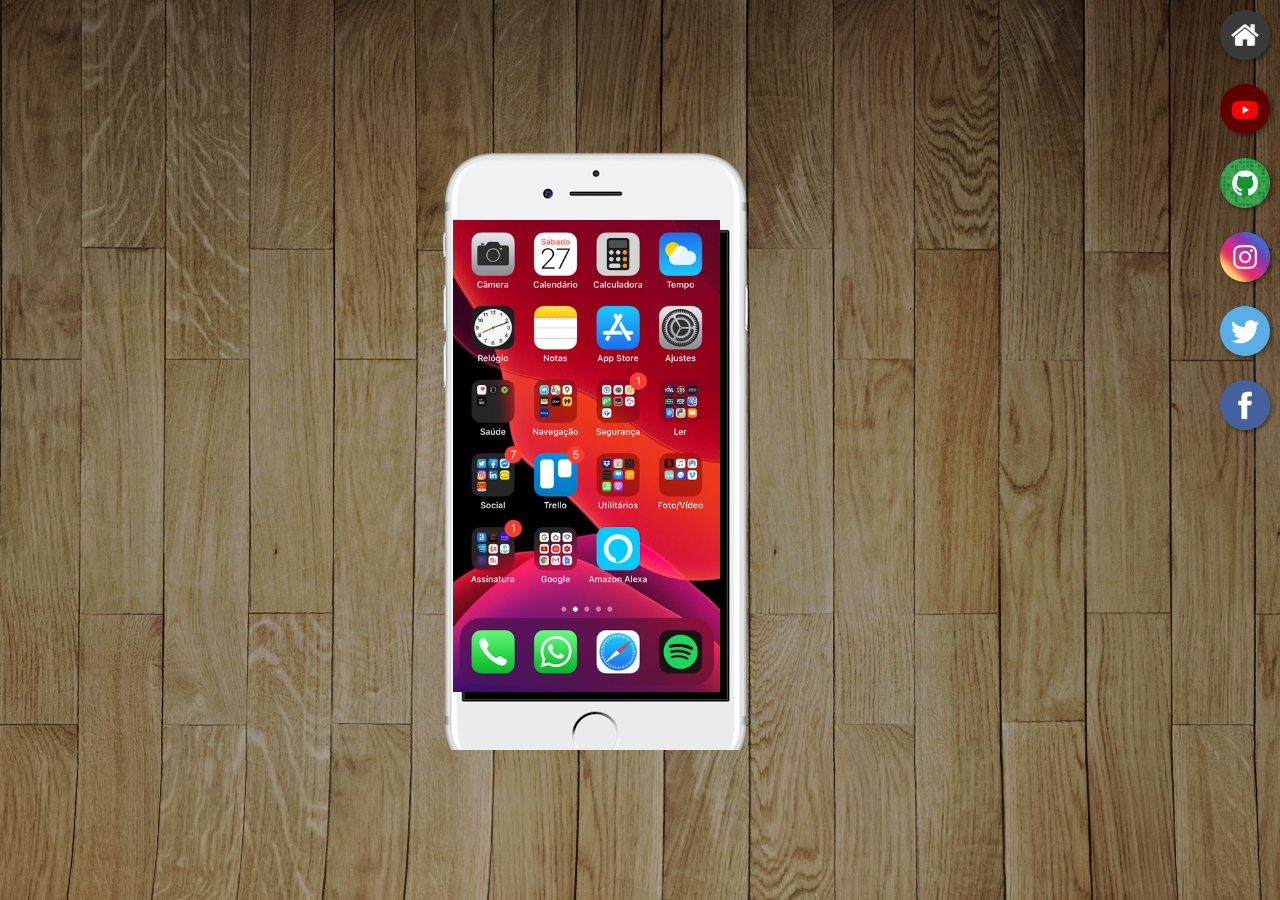
<file: index.html>
<!DOCTYPE html>
<html lang="pt-br">
<head>
    <meta charset="UTF-8">
    <meta name="viewport" content="width=device-width, initial-scale=1.0">
    <title>Projeto Redes Sociais</title>
   <link rel="shortcut icon" href="favicon.ico" type="image/x-icon">
   <link rel="stylesheet" href="estilos/style.css">
</head>
<body>
    <main>
        <section id="celular">
            <iframe src="home.html" name="tela" id="tela" frameborder="0">
                Seu navegador não é compatível com isso.
            </iframe>
        </section>
        <section id="redes-sociais">
            <a href="#" target="tela"><img src="logo-home.jpg" alt="logo Home"></a><br>
            <a href="youtube.html" target="tela"><img src="logo-youtube.jpg" alt="logo-youtube"></a><br>
            <a href="github.html" target="tela"><img src="logo-github.jpg" alt=""></a><br>
            <a href="instagram.html" target="tela"><img src="logo-instagram.jpg" alt="logo-instagram"></a><br>
            <a href="twitter.html" target="tela"><img src="logo-twitter.jpg" alt="logo-twitter"></a><br>
            <a href="facebook.html" target="tela"><img src="logo-facebook.jpg" alt="logo-facebook3"></a>

        </section>
  </main>  
</body>
</html>
</file>
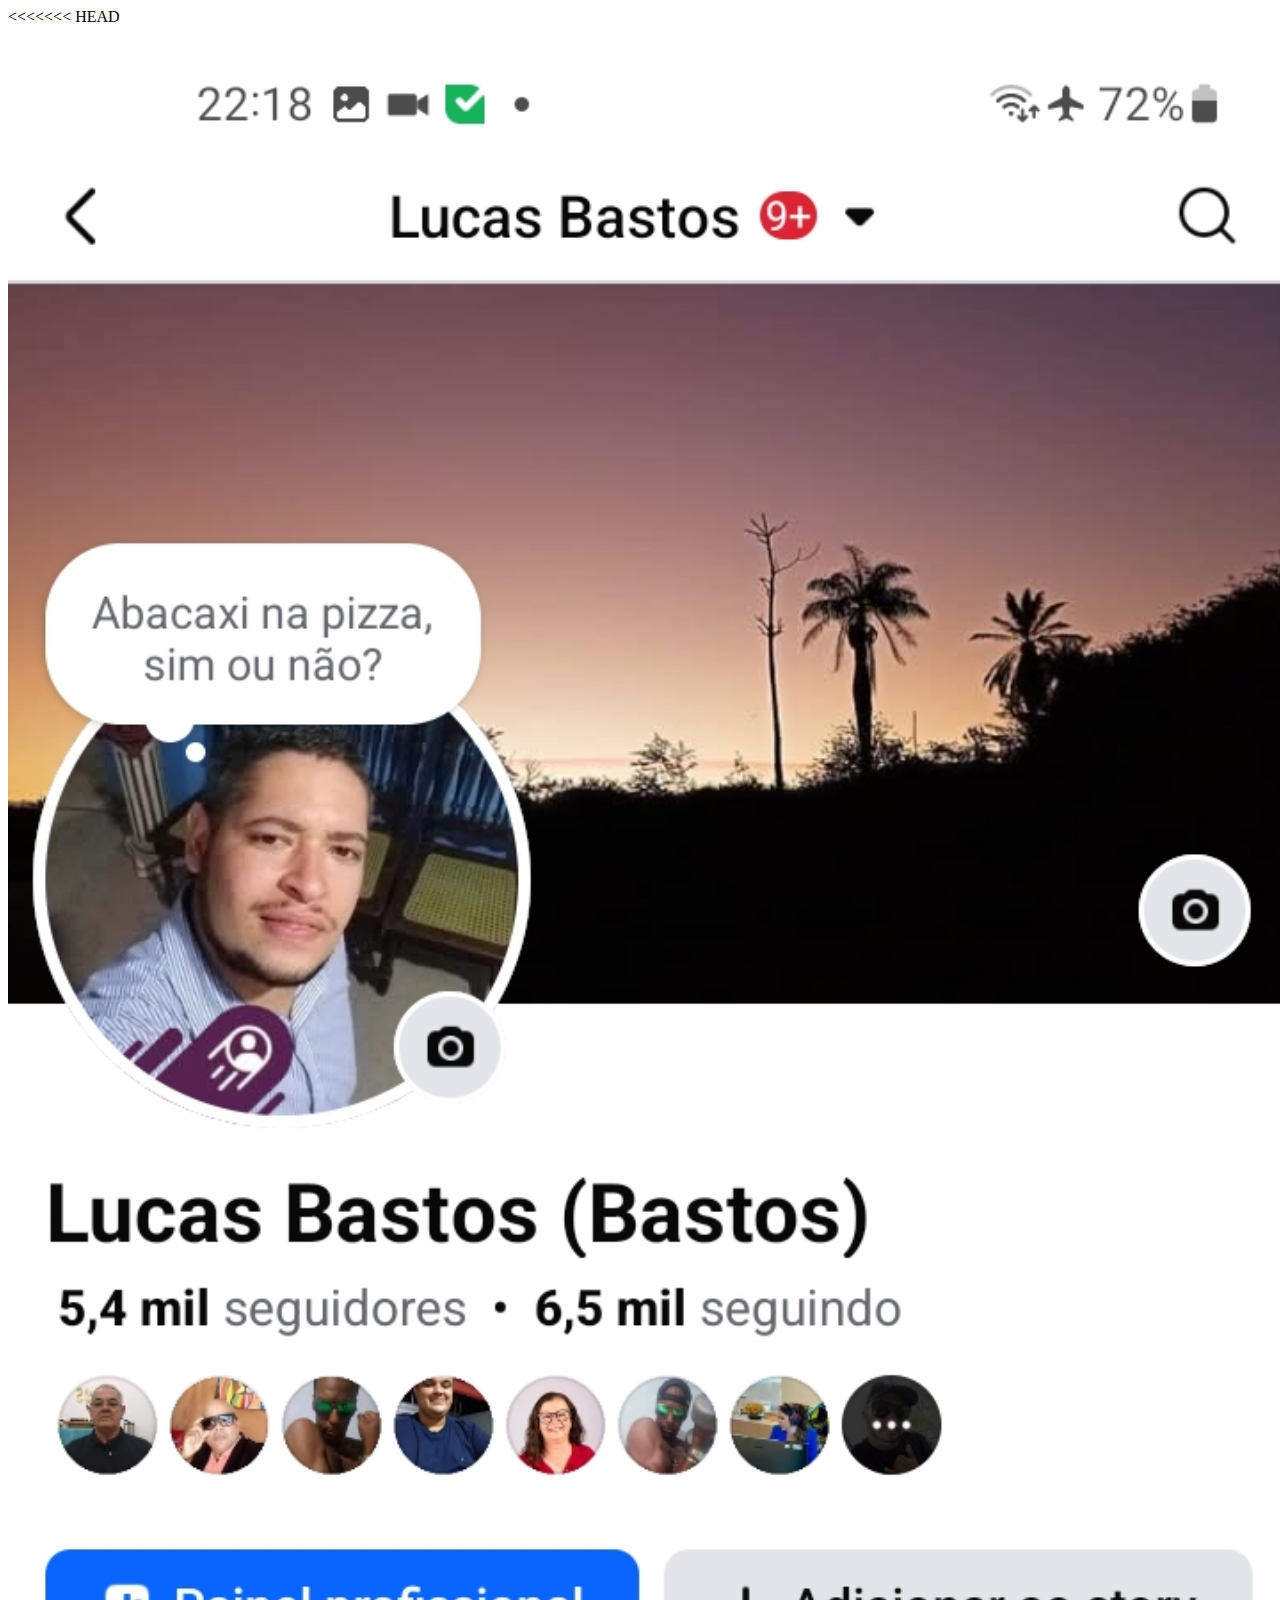
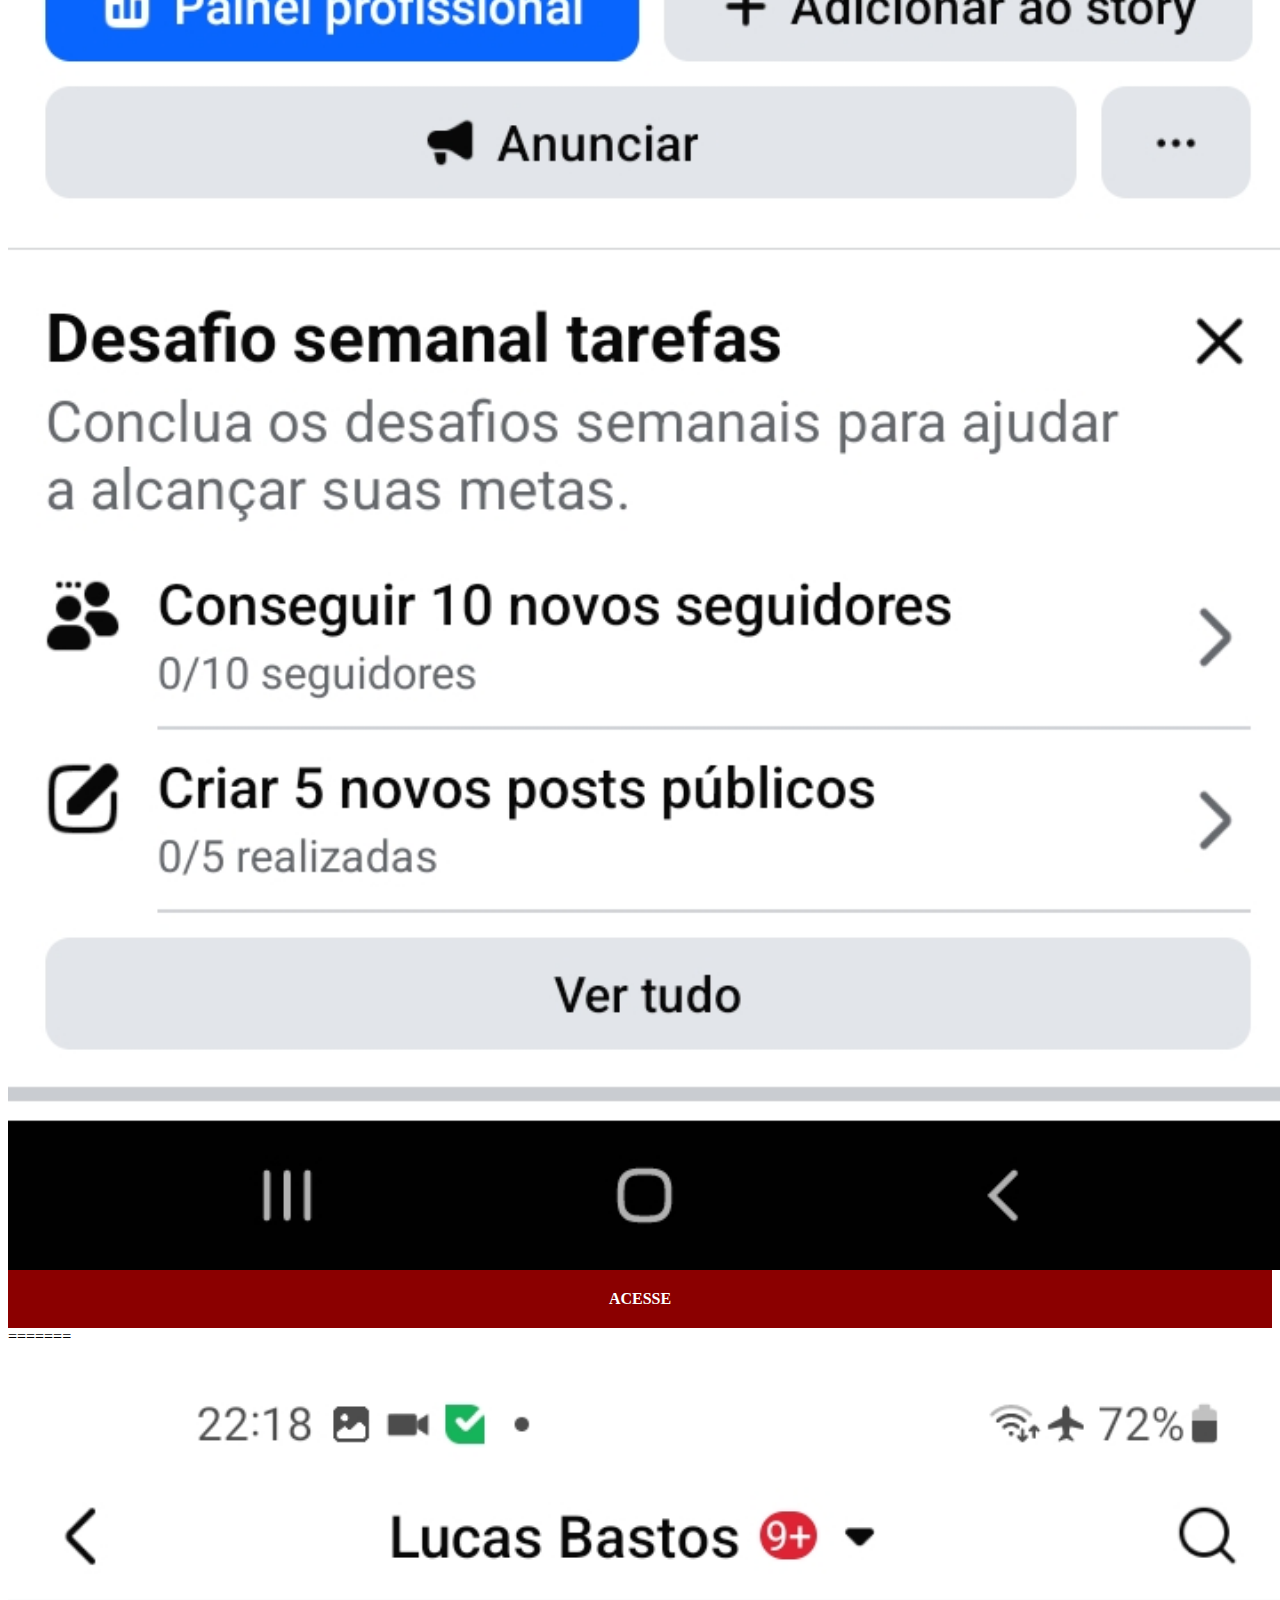
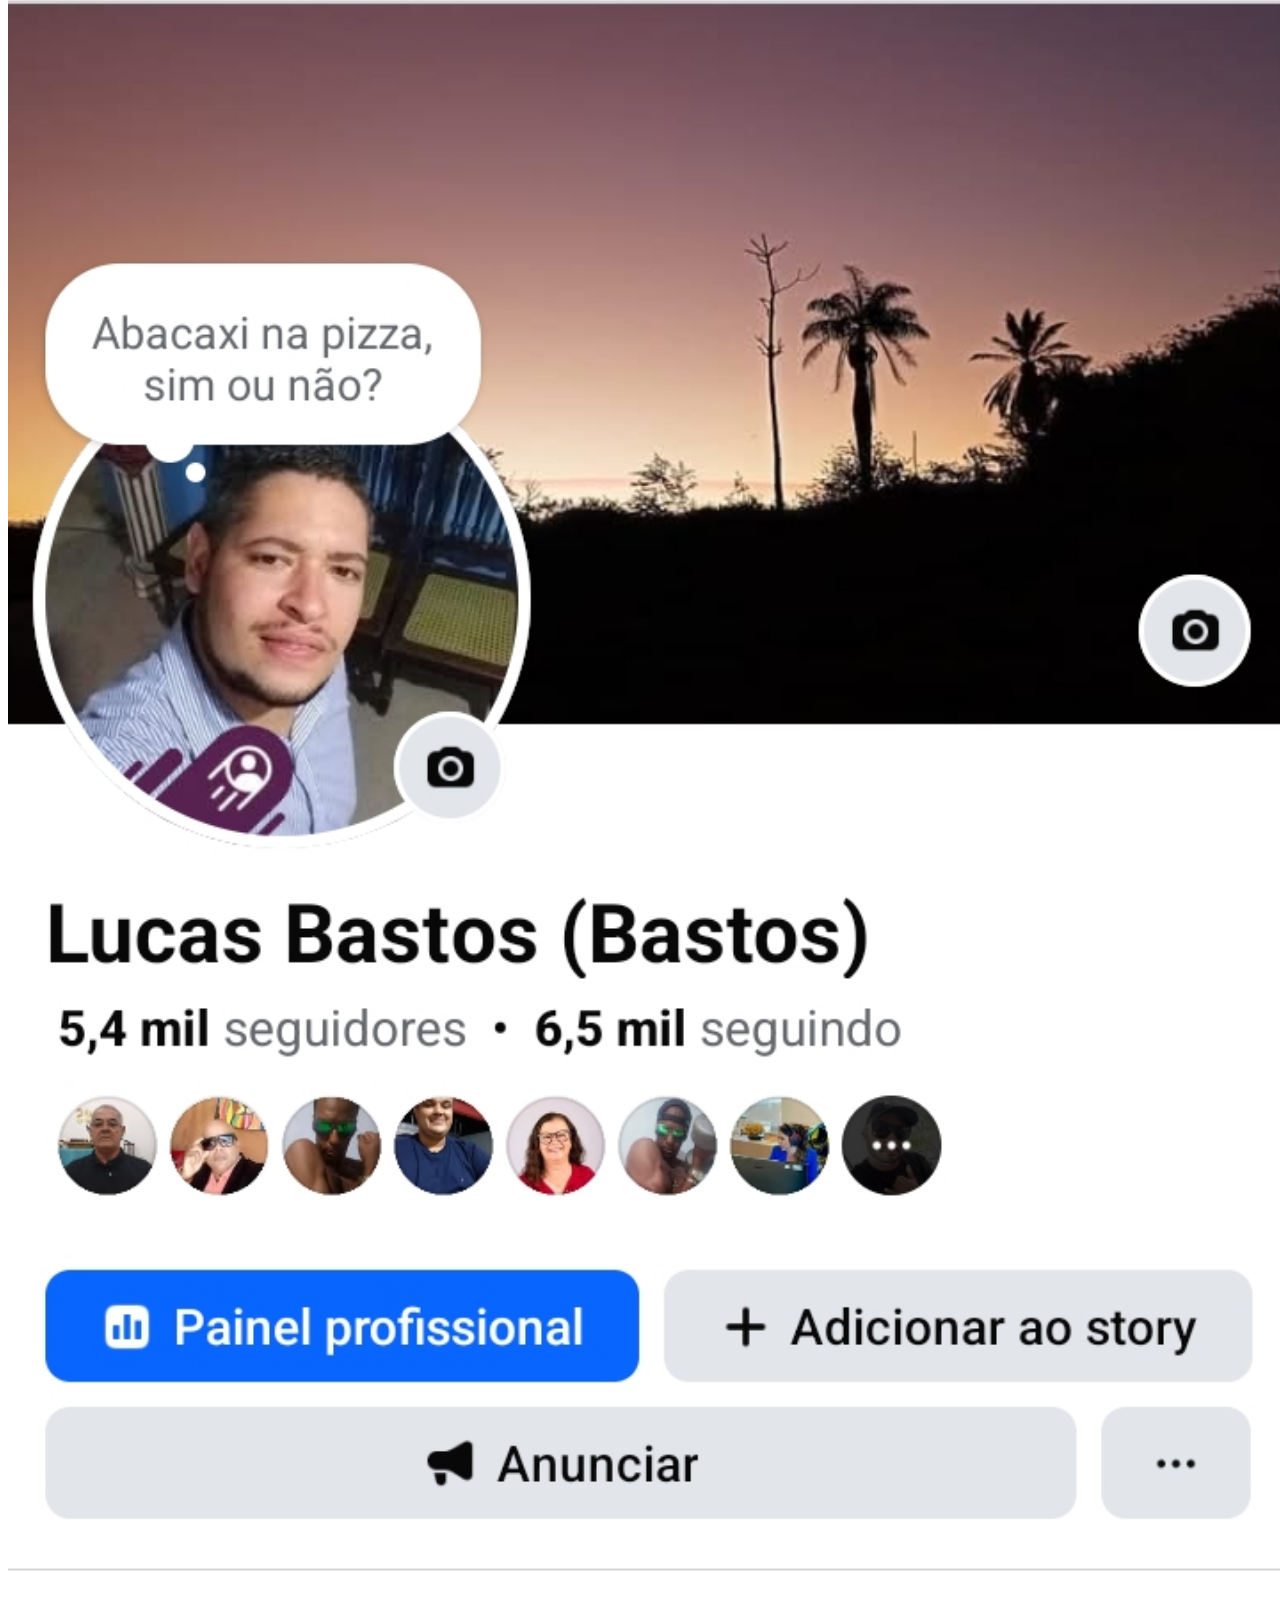
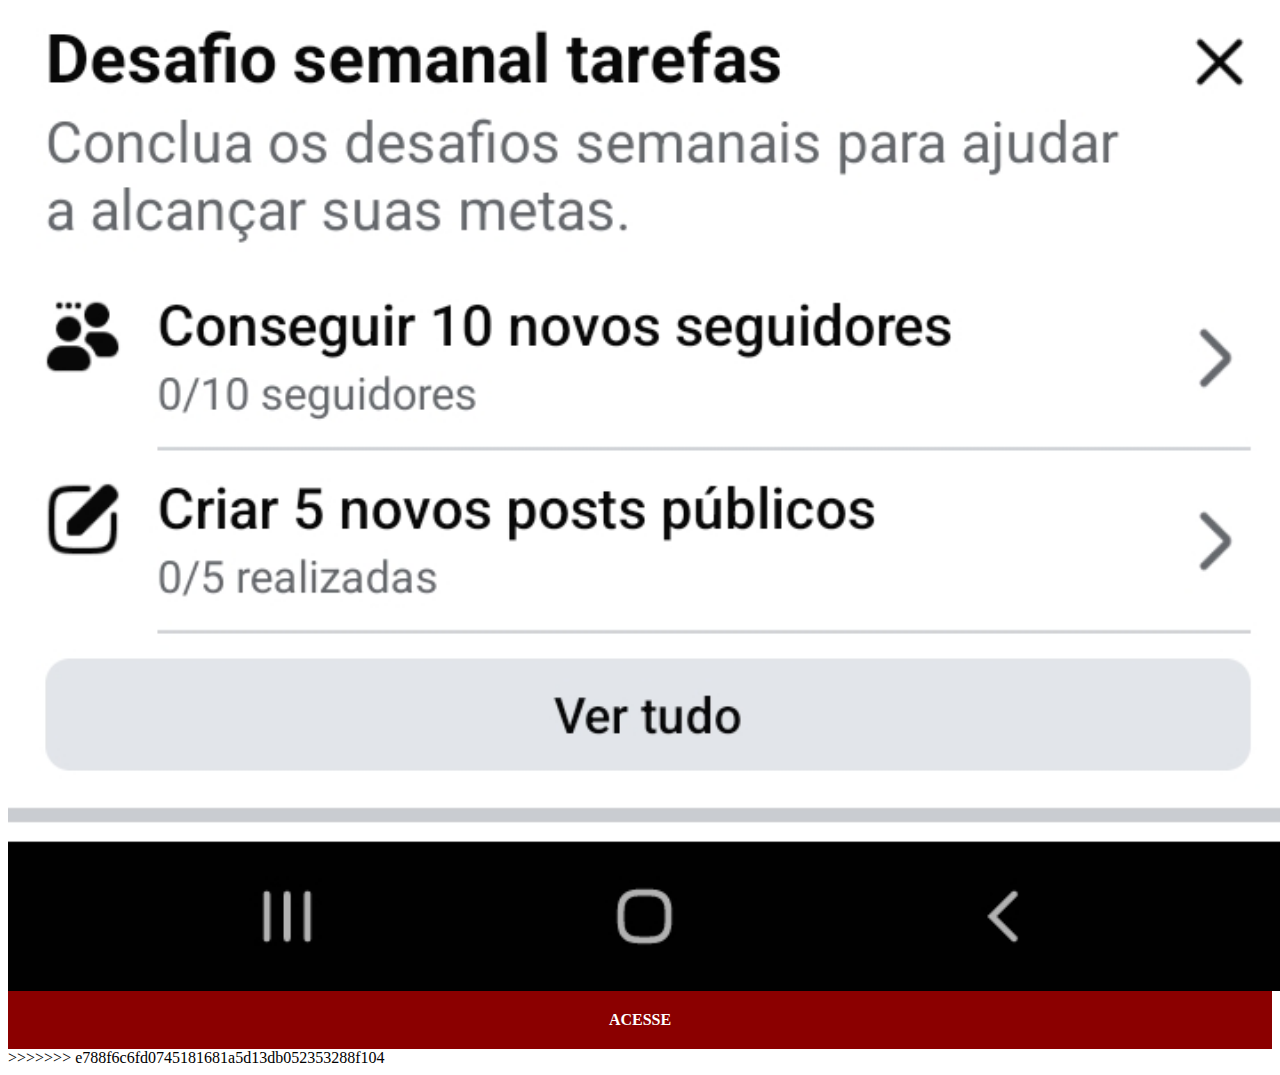
<file: facebook.html>
<<<<<<< HEAD
<!DOCTYPE html>
<html lang="pt-br">
<head>
    <meta charset="UTF-8">
    <meta name="viewport" content="width=device-width, initial-scale=1.0">
    <title>Facebook</title>
    <link rel="stylesheet" href="estilos/social.css">

</head>
<body>
    <img src="tela-lucas-facebook.jpg" alt="facebook">
    <a href="https://www.facebook.com/lucas.bastos.56829" target="_blank">ACESSE</a>
</body>
=======
<!DOCTYPE html>
<html lang="pt-br">
<head>
    <meta charset="UTF-8">
    <meta name="viewport" content="width=device-width, initial-scale=1.0">
    <title>Facebook</title>
    <link rel="stylesheet" href="estilos/social.css">

</head>
<body>
    <img src="tela-lucas-facebook.jpg" alt="facebook">
    <a href="https://www.facebook.com/lucas.bastos.56829" target="_blank">ACESSE</a>
</body>
>>>>>>> e788f6c6fd0745181681a5d13db052353288f104
</html>
</file>
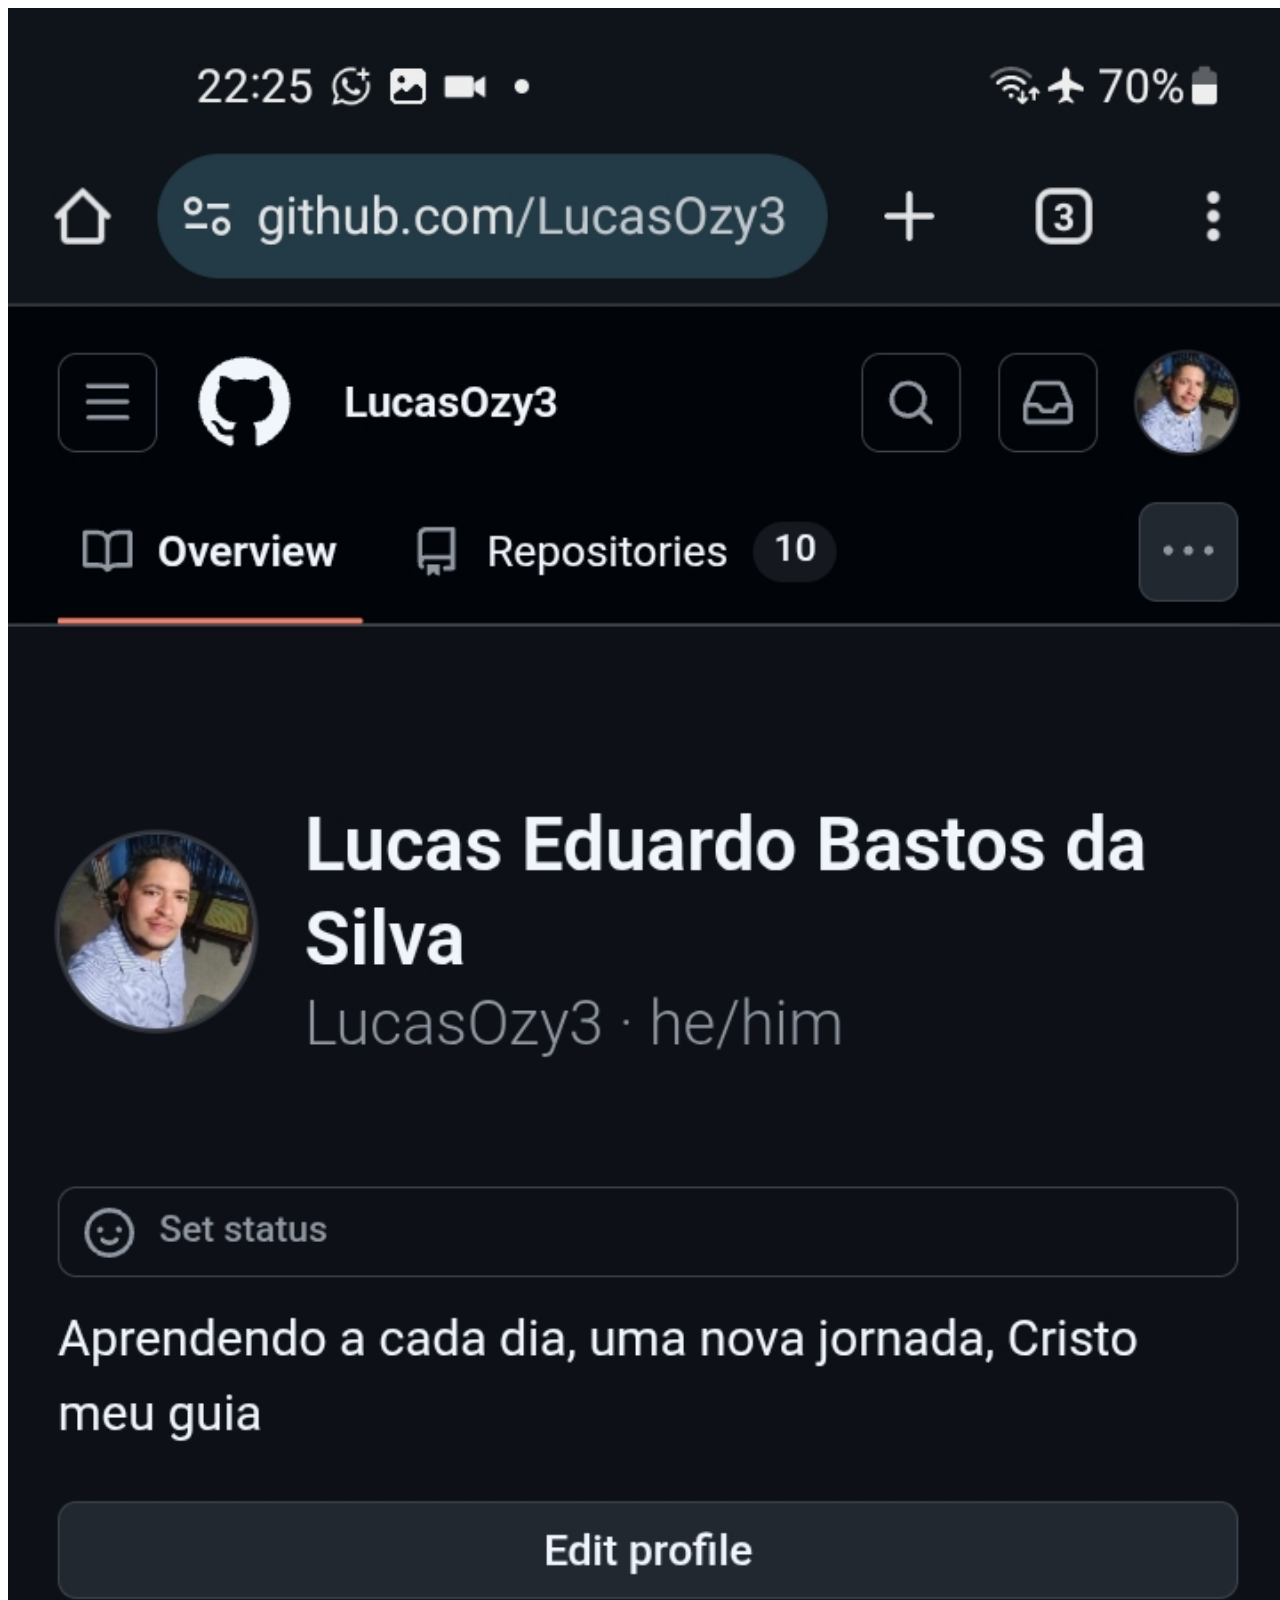
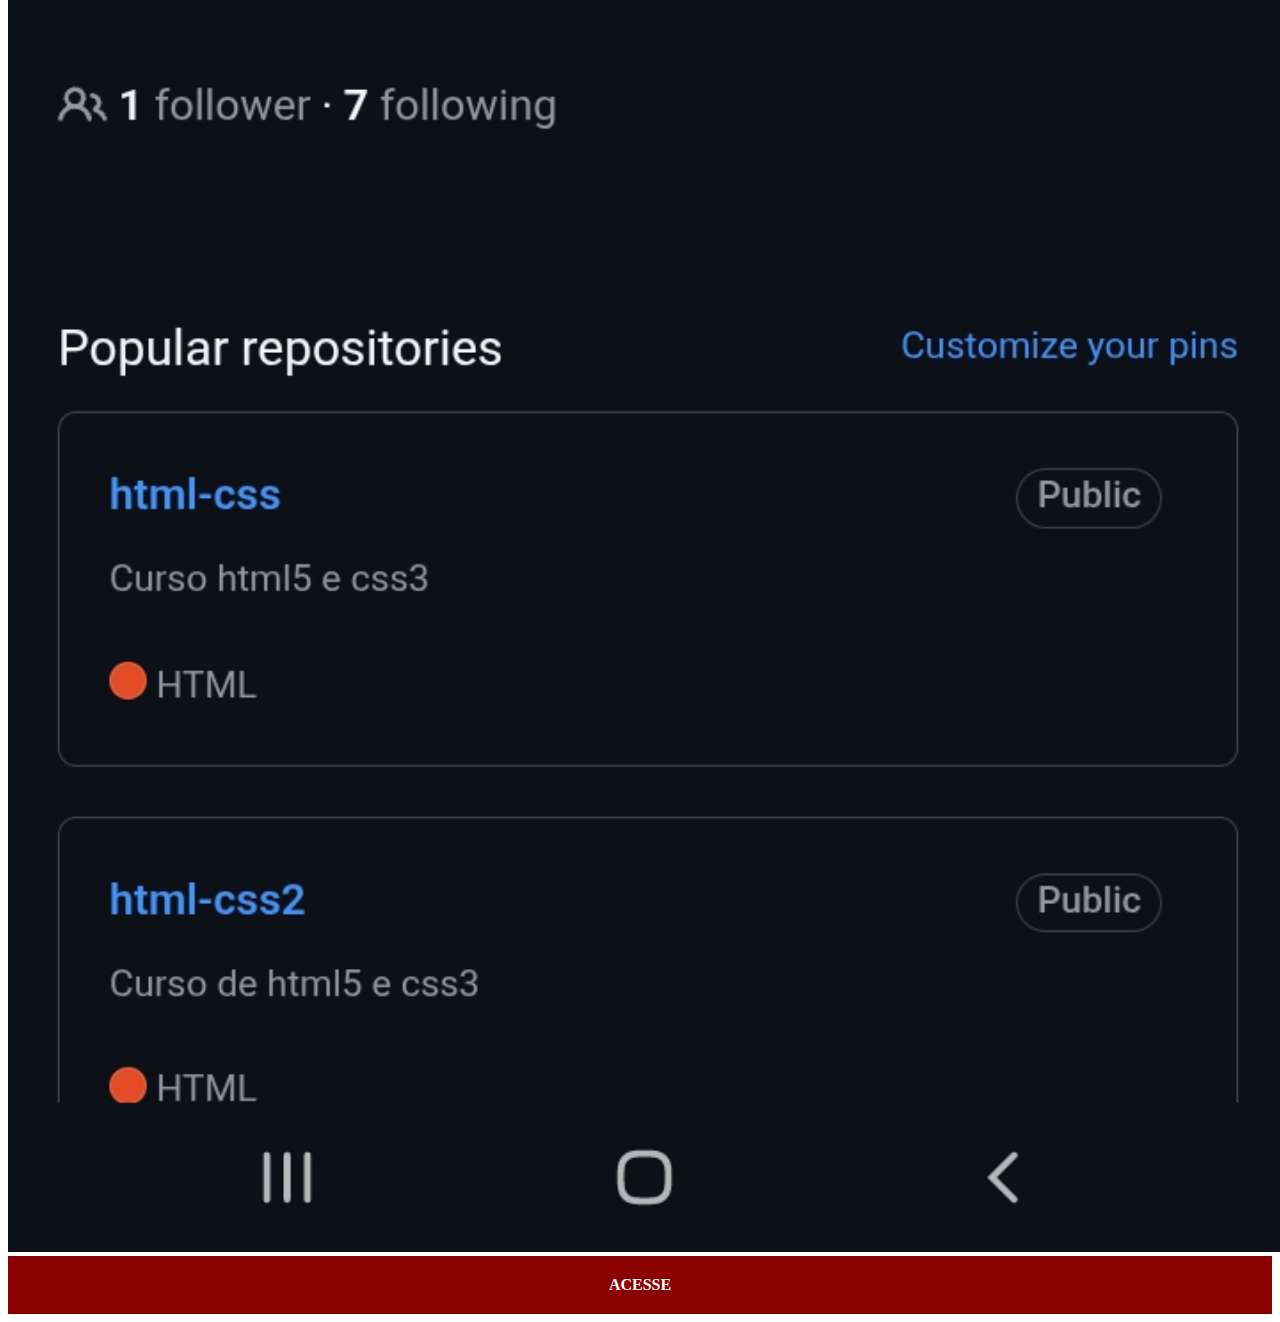
<file: github.html>
<!DOCTYPE html>
<html lang="pt-br">
<head>
    <meta charset="UTF-8">
    <meta name="viewport" content="width=device-width, initial-scale=1.0">
    <title>Github</title>
    <link rel="stylesheet" href="estilos/social.css">

</head>
<body>
    <img src="tela-lucas-github.jpg" alt="github">
    <a href="https://github.com/LucasOzy3" target="_blank">ACESSE</a>
</body>
</html>
</file>
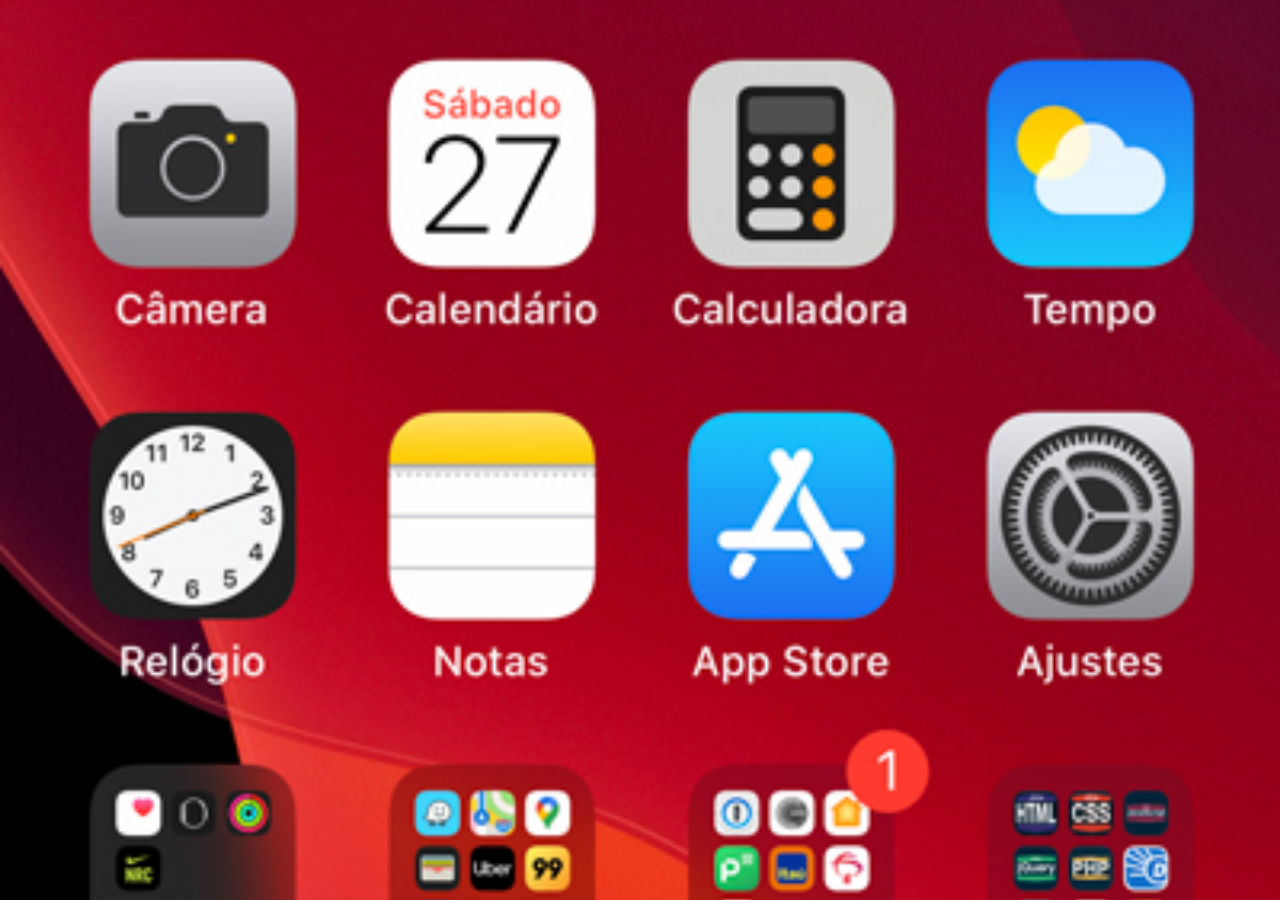
<file: home.html>
<!DOCTYPE html>
<html lang="pt-br">
<head>
    <meta charset="UTF-8">
    <meta name="viewport" content="width=device-width, initial-scale=1.0">
    <title>Home</title>
</head>
<style>
    * {
        margin: 0px;
        padding: 0px;
       
    }

    body {
        width: 100vw;
        height: 100vh;
        background:black url(tela-home.jpg) no-repeat top center;
        background-size: cover;
    }
</style>
<body>
    
</body>
</html>
</file>
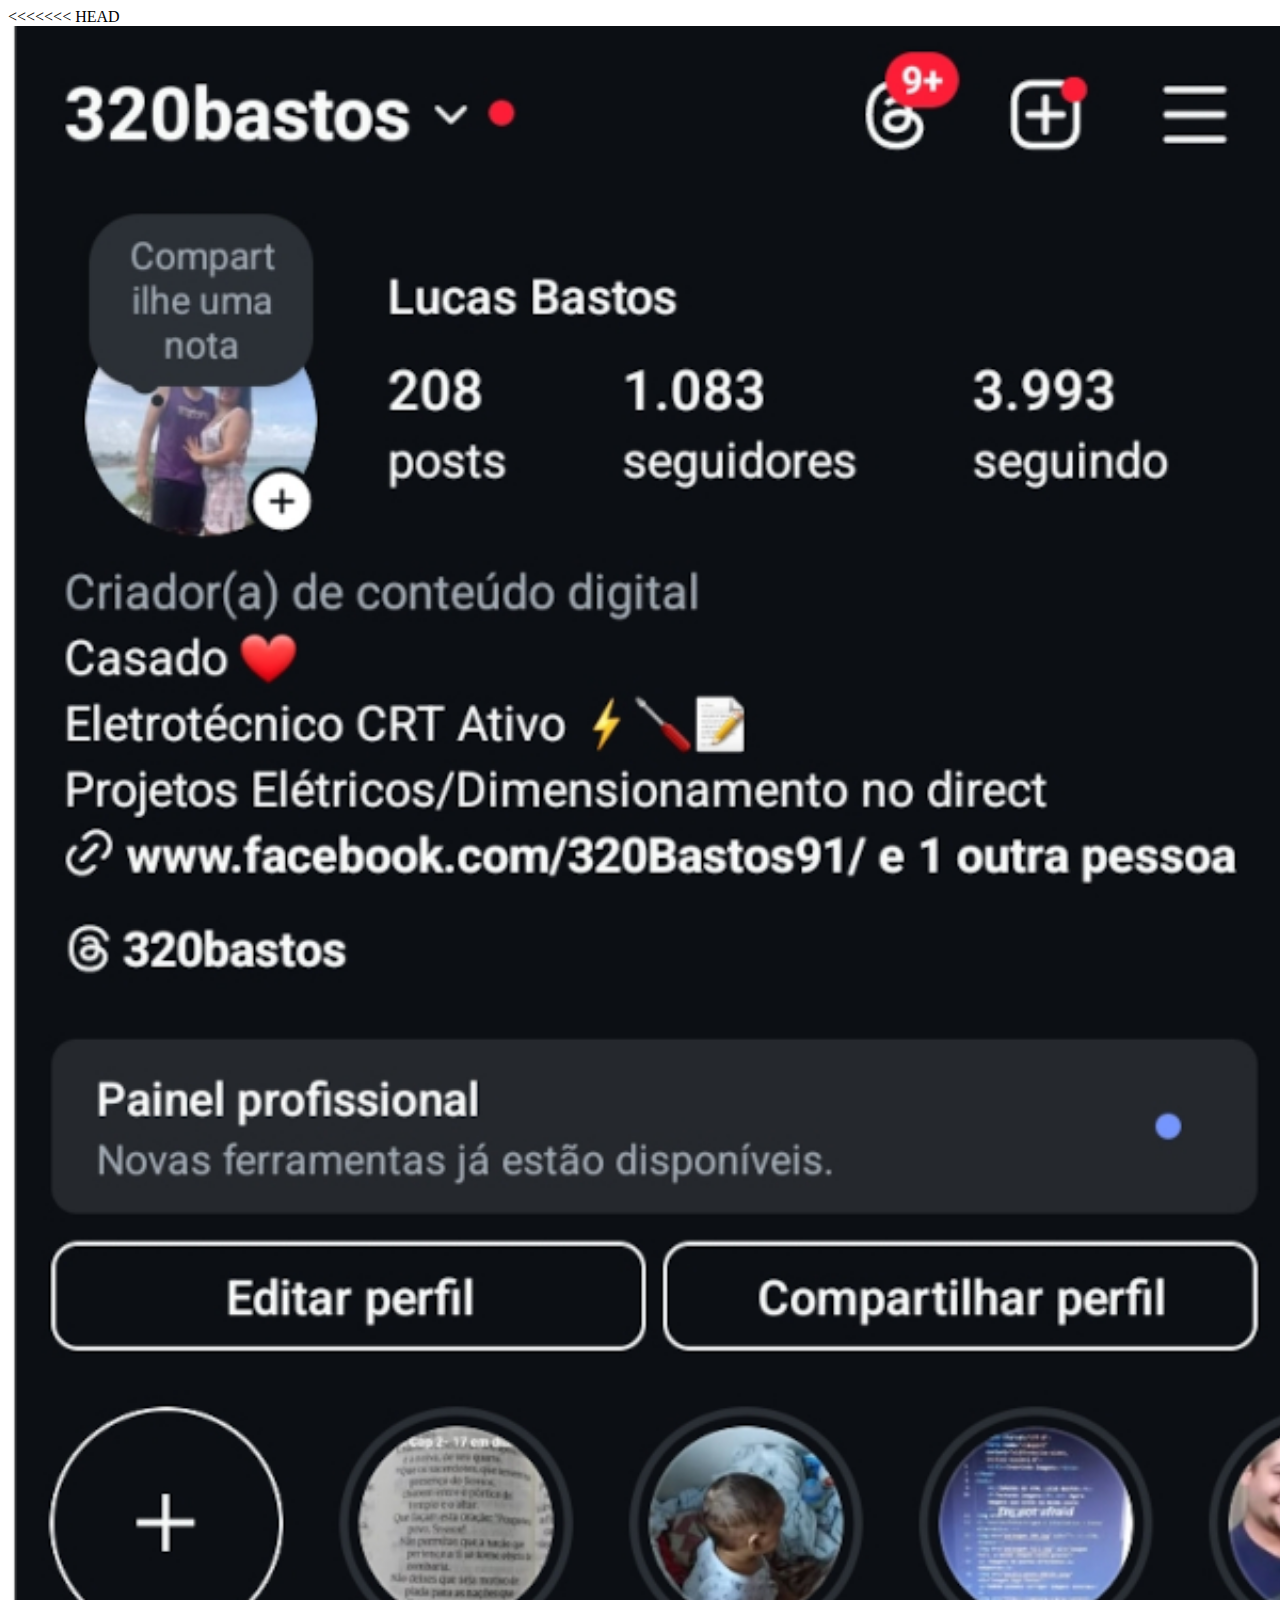
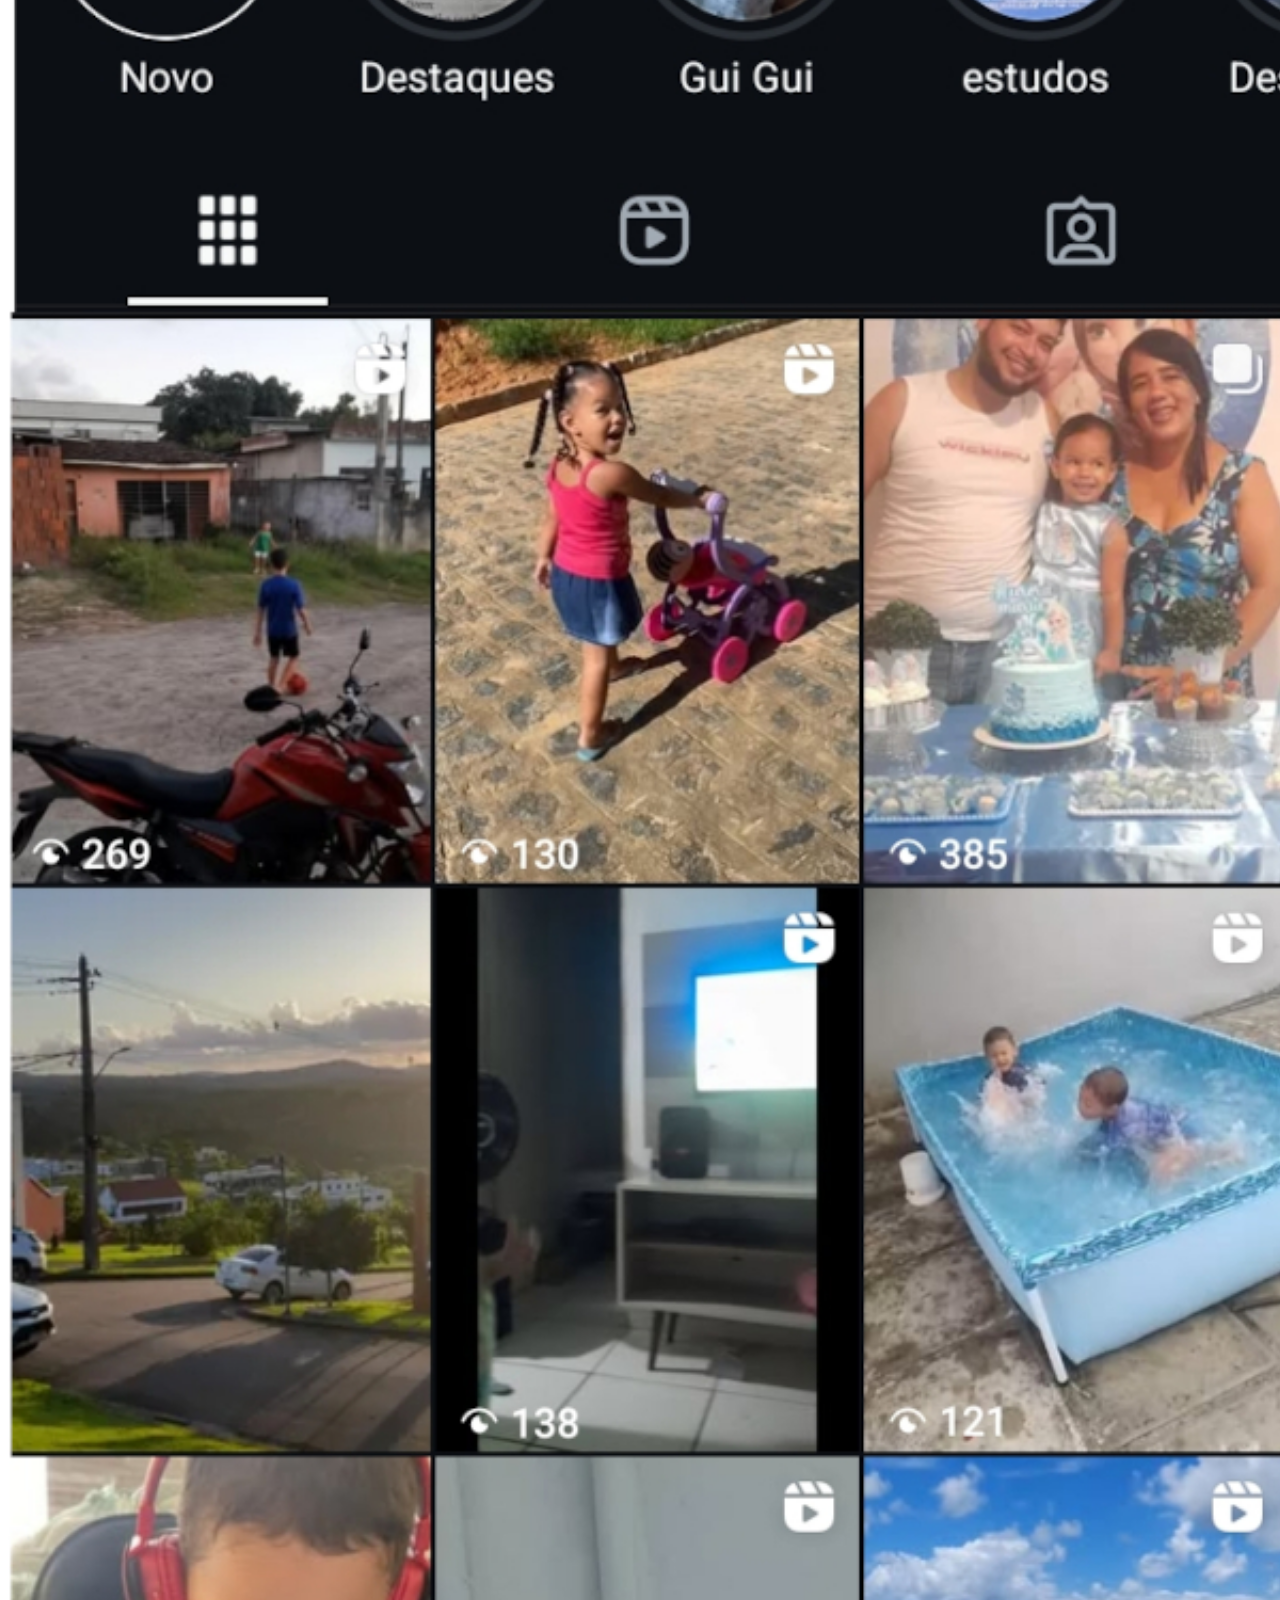
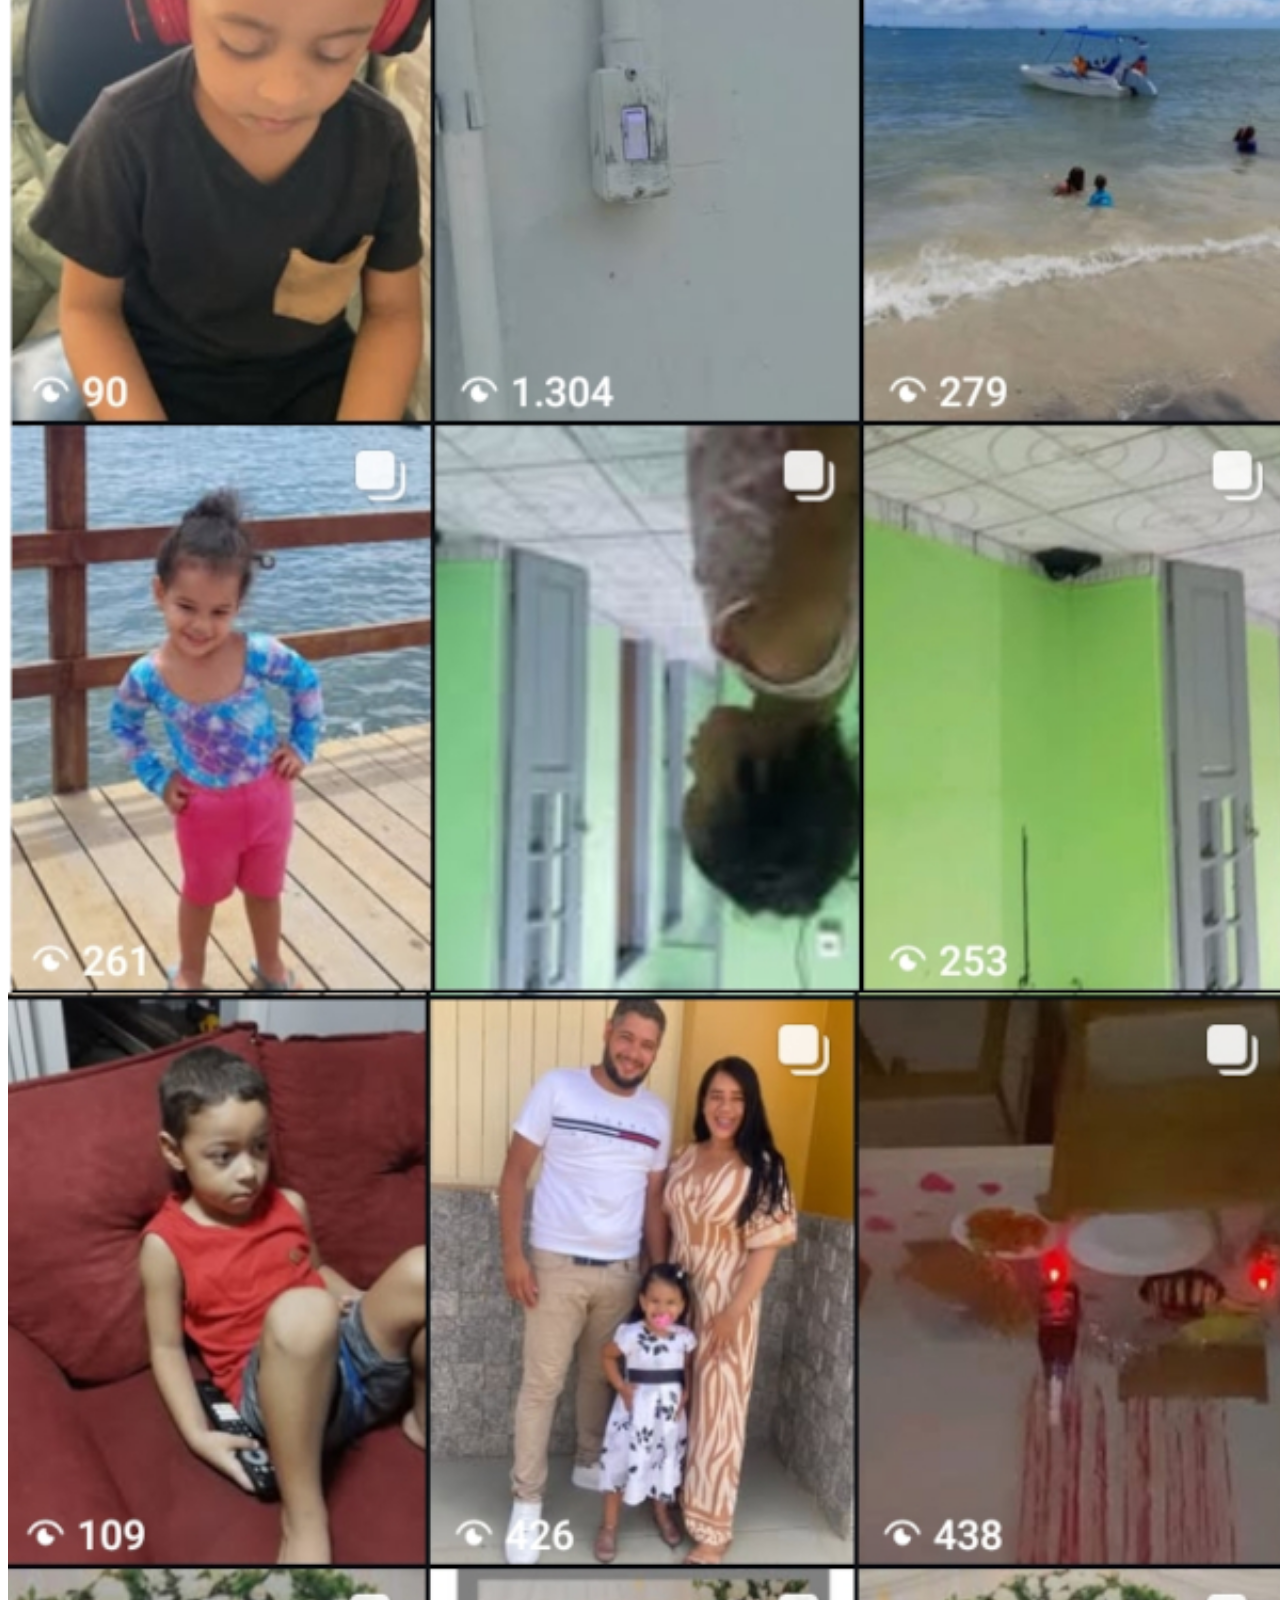
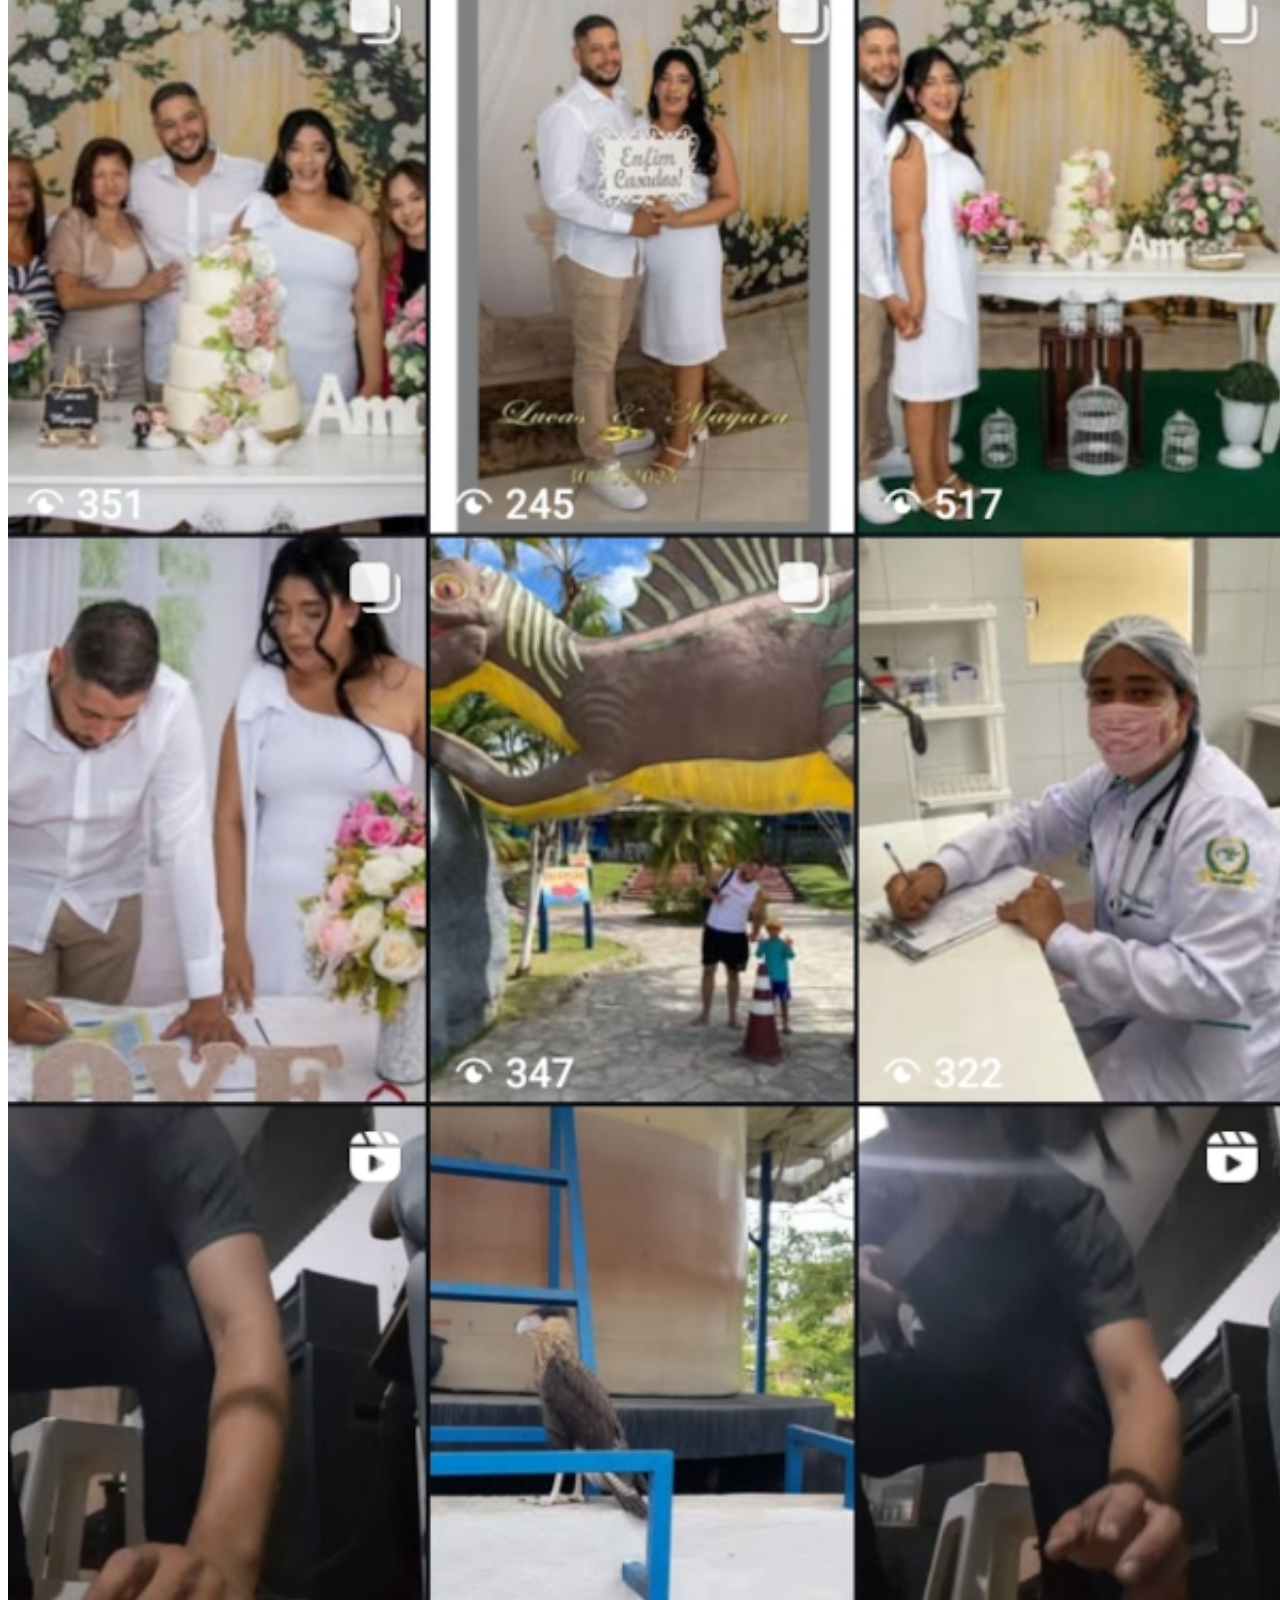
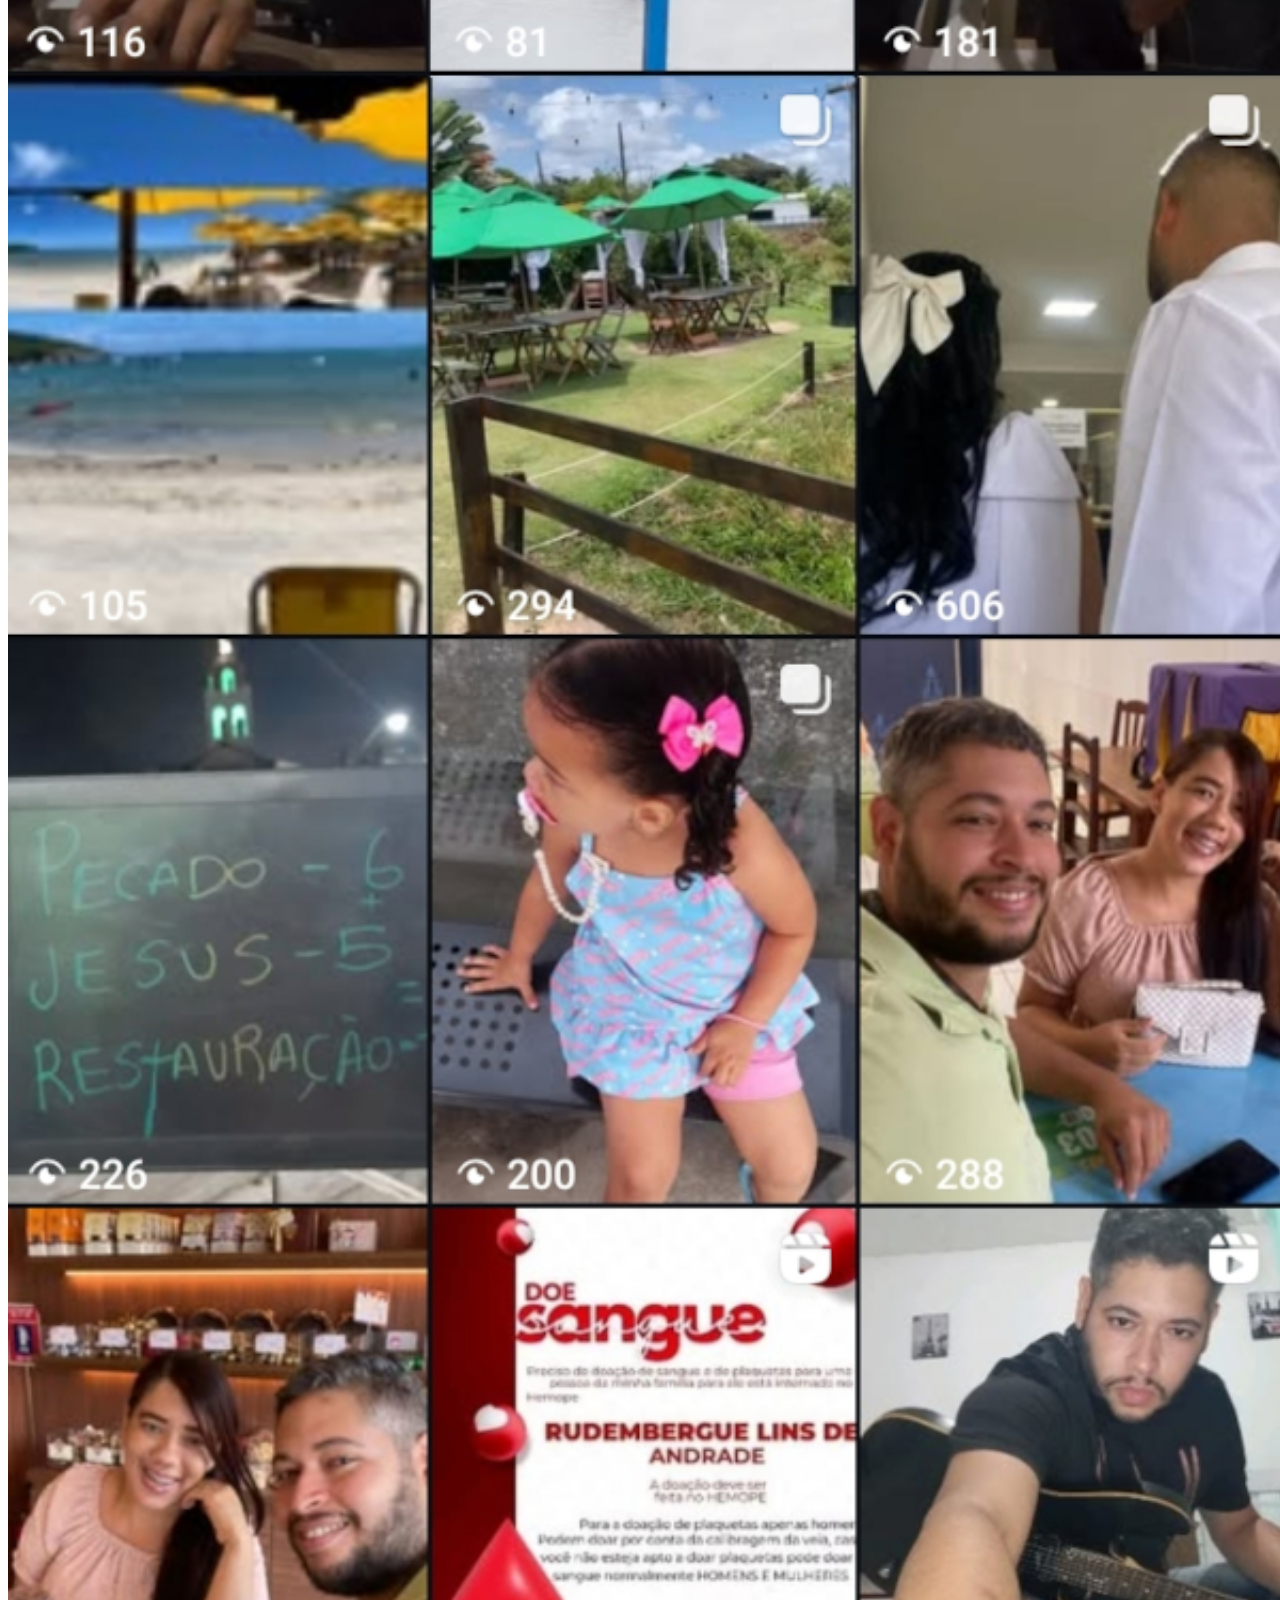
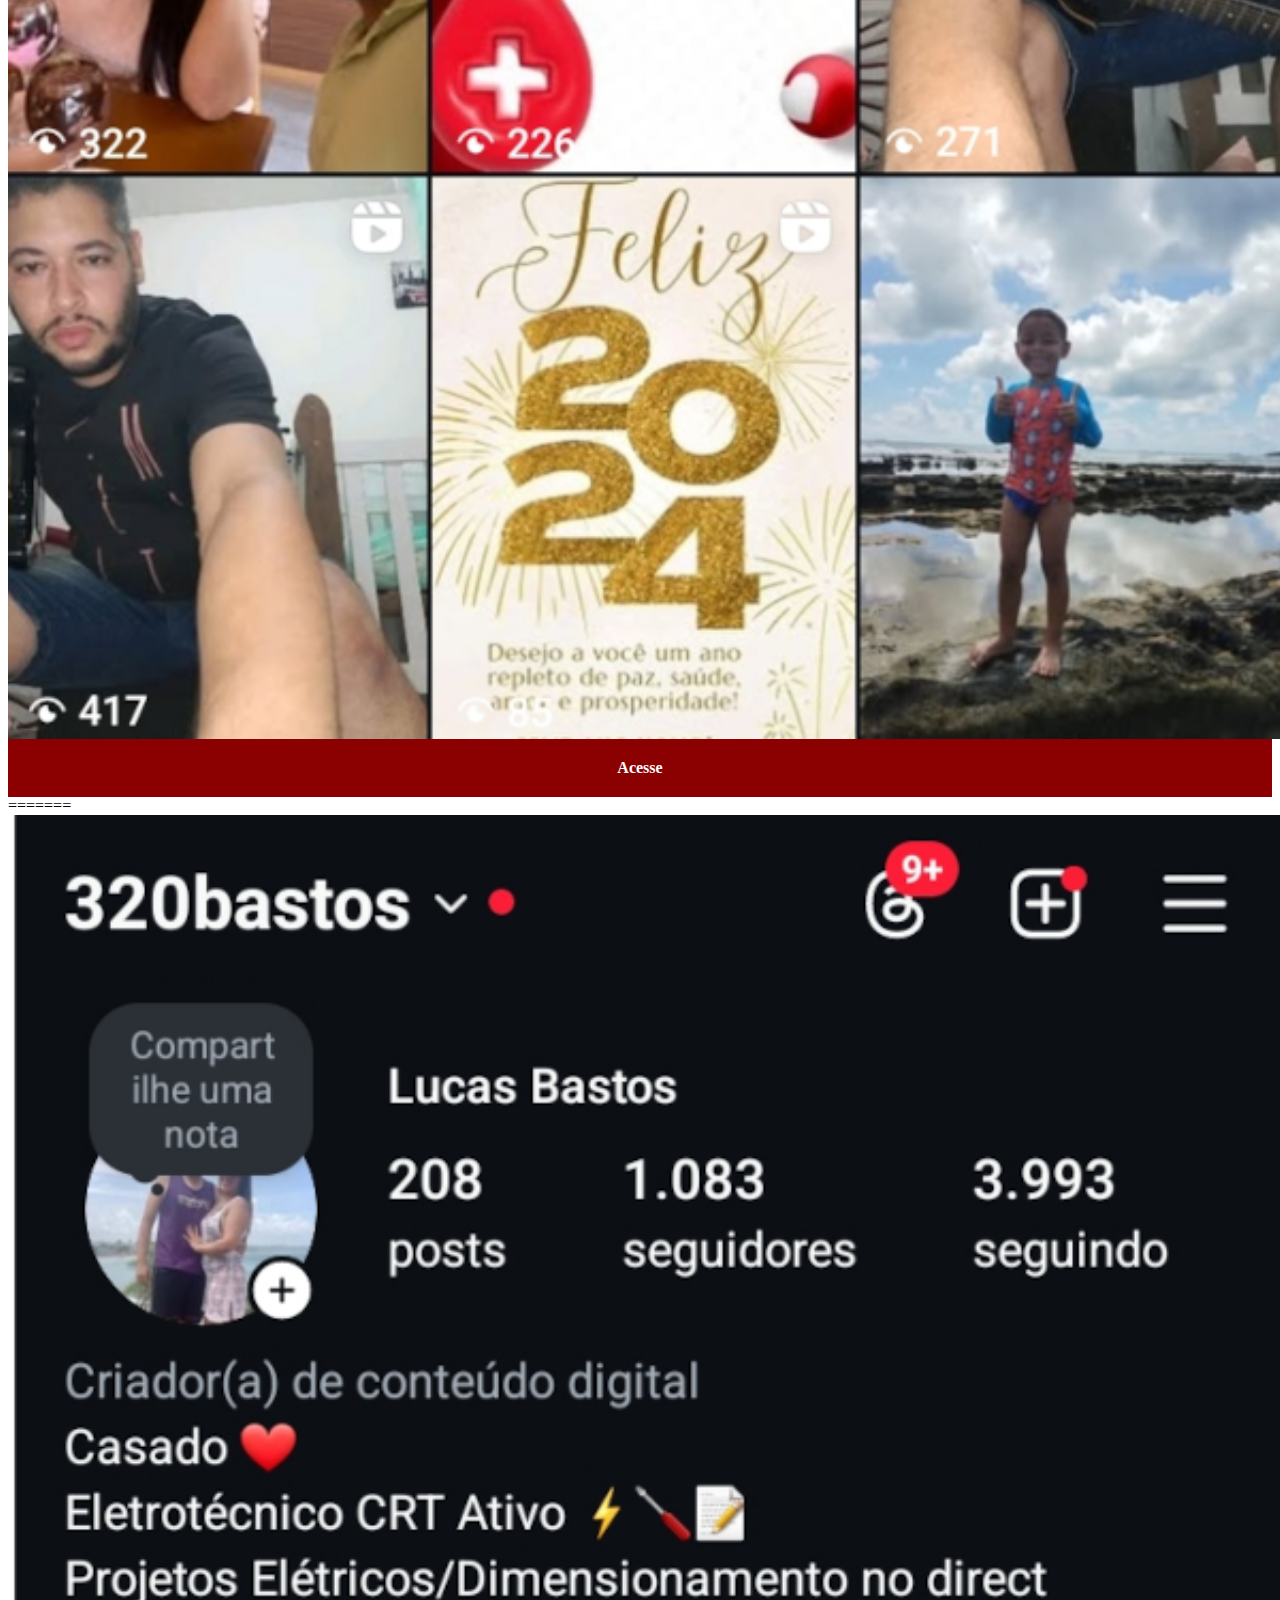
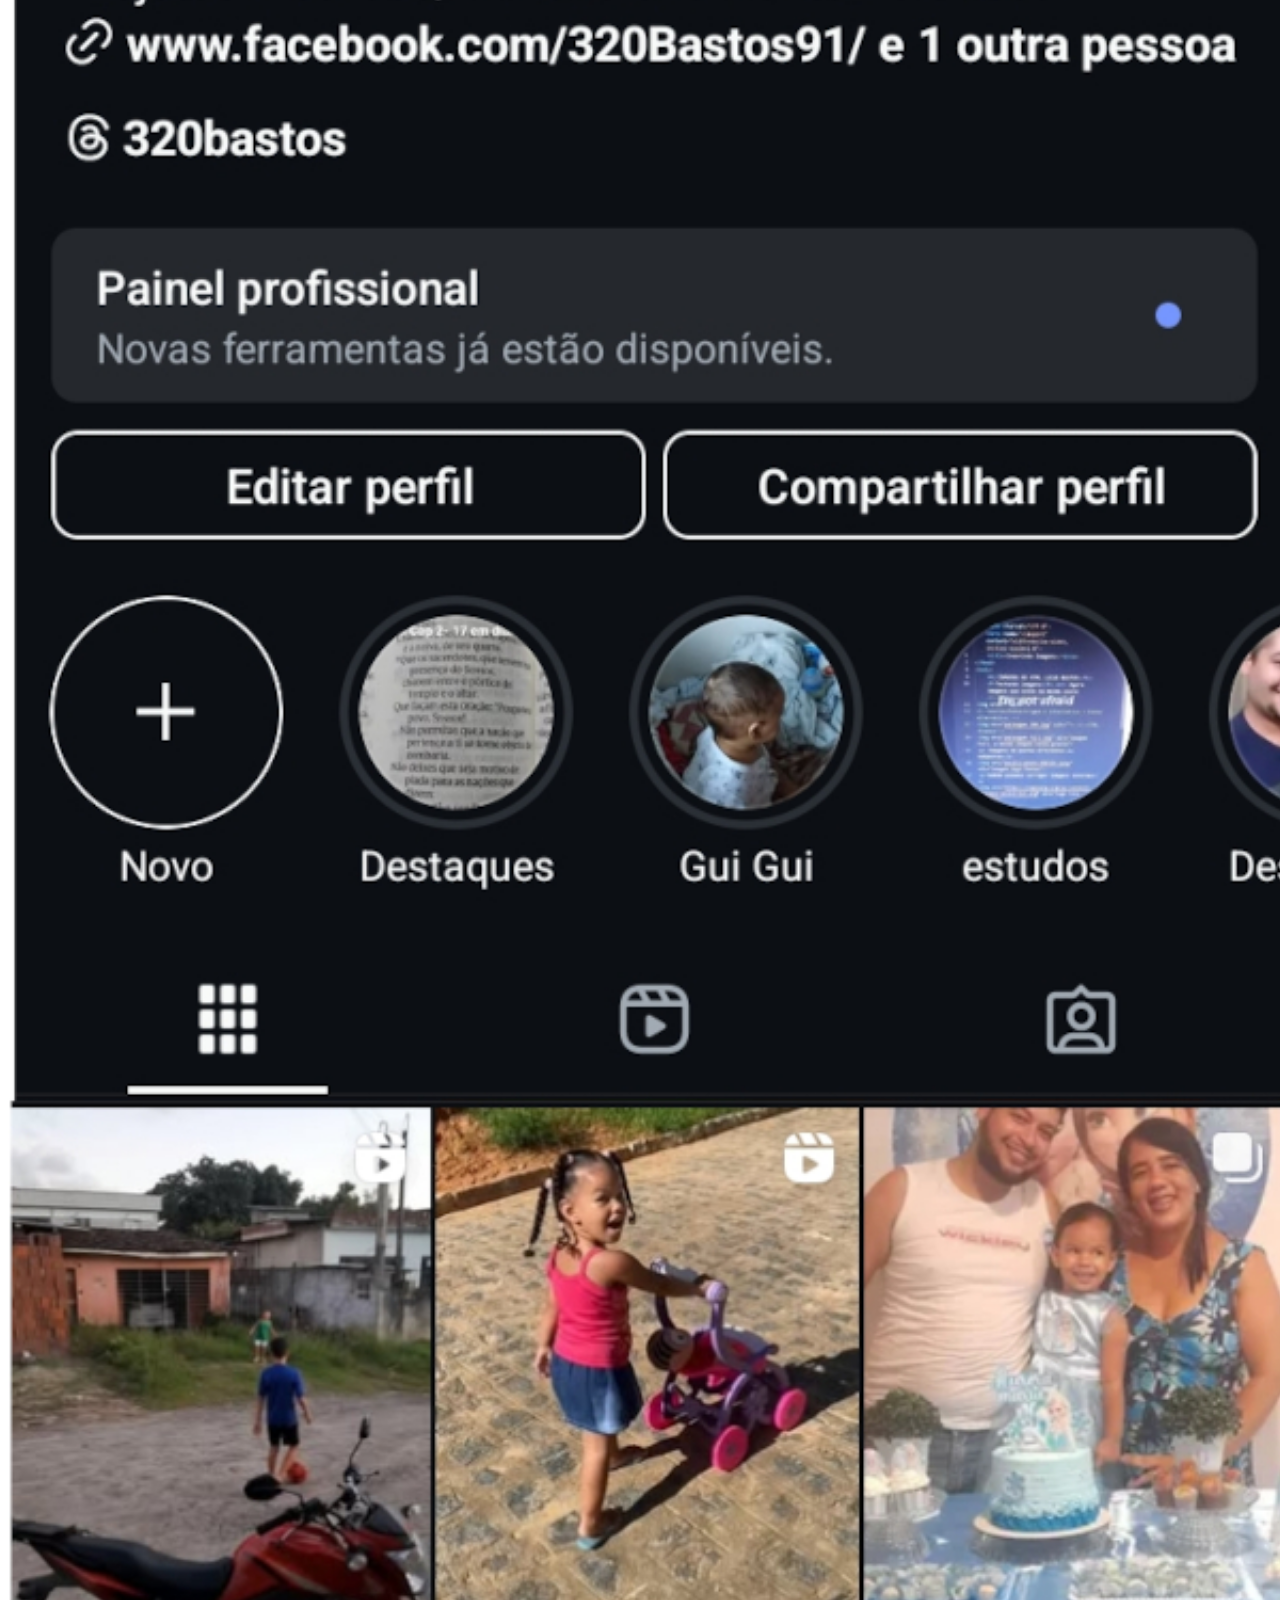
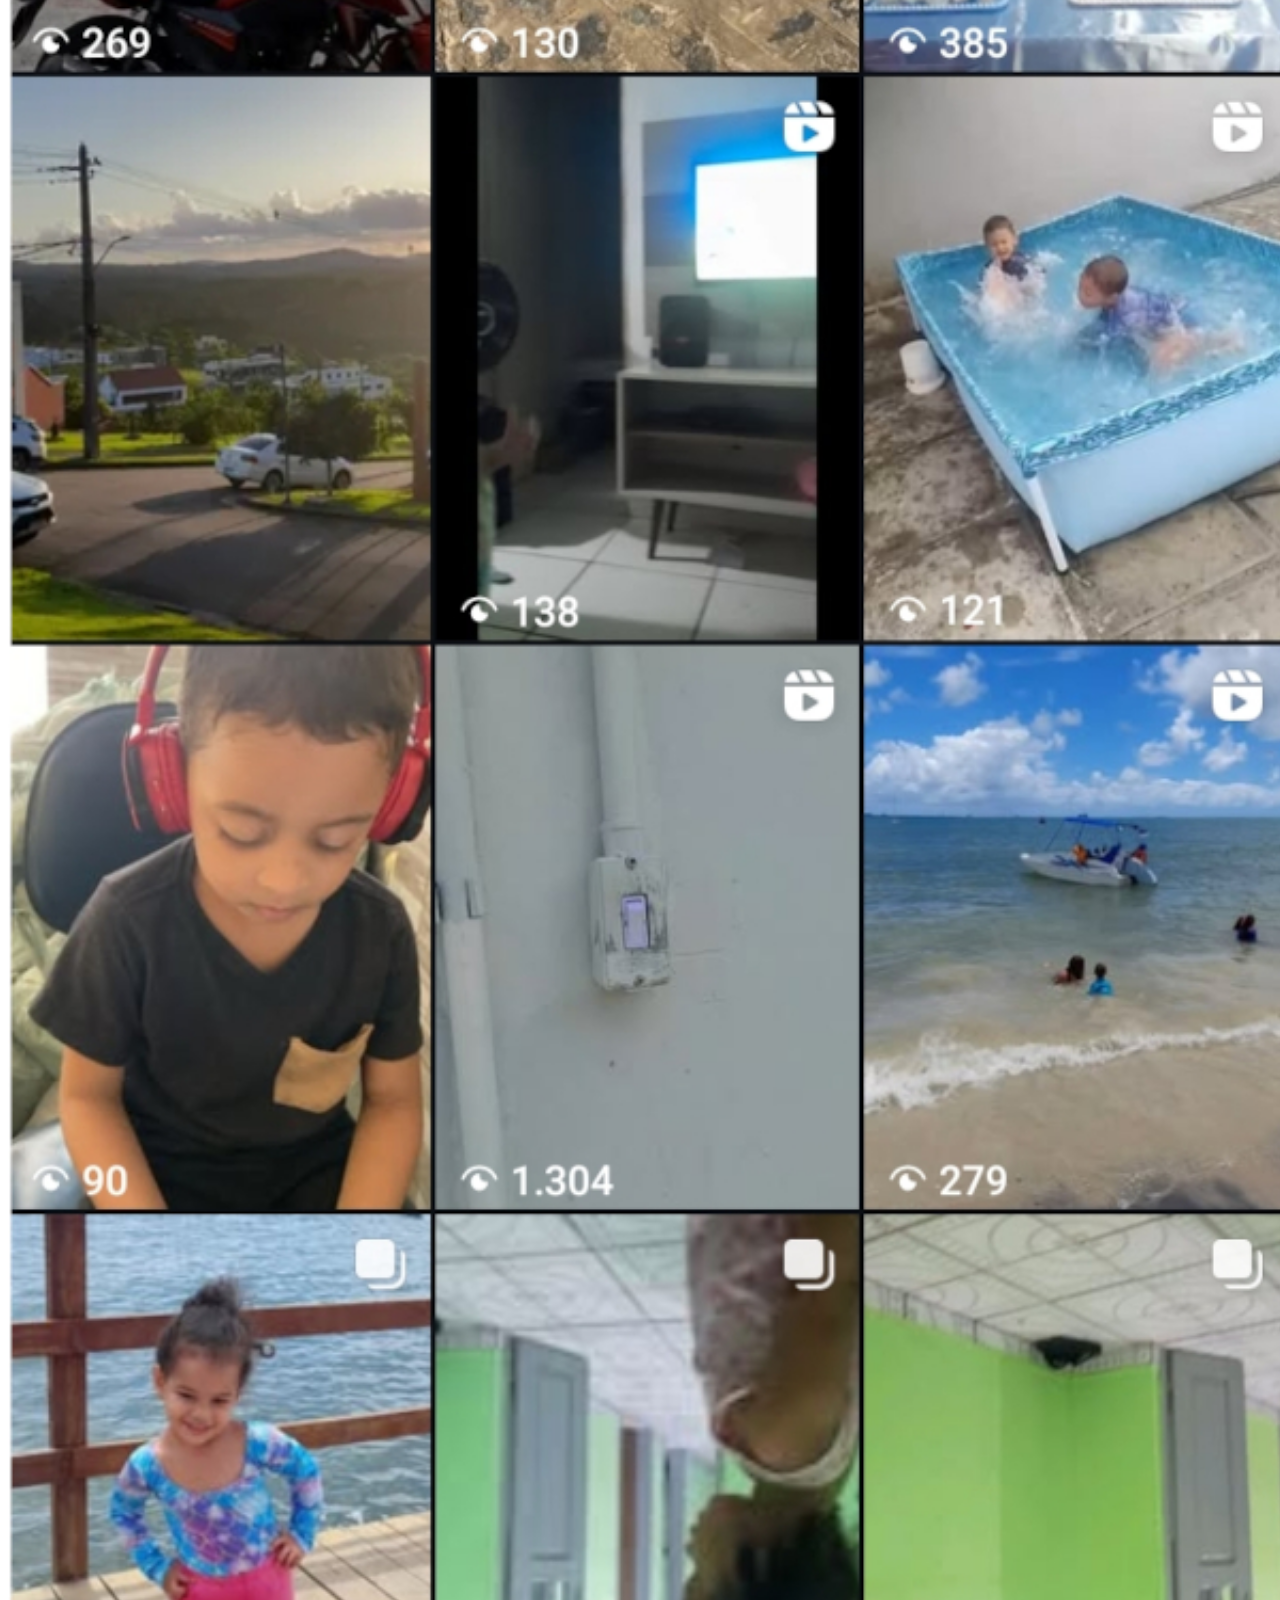
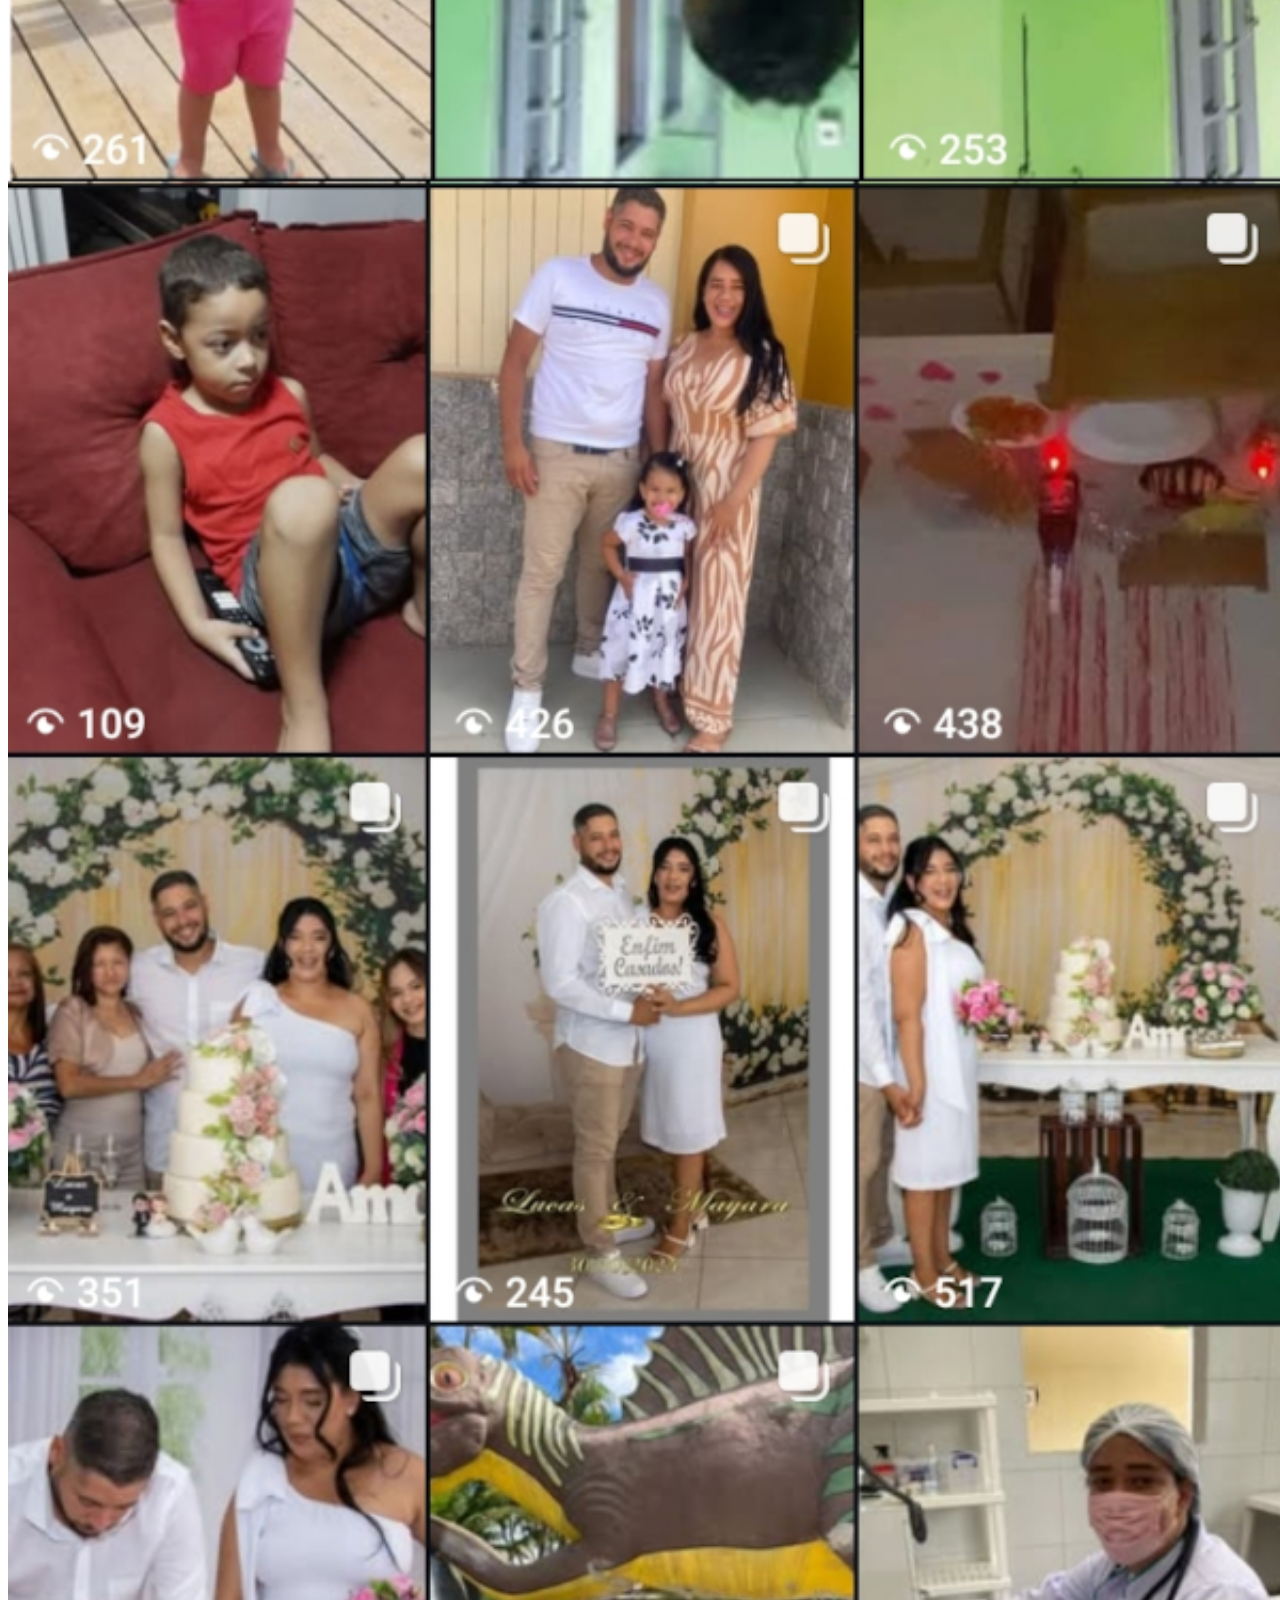
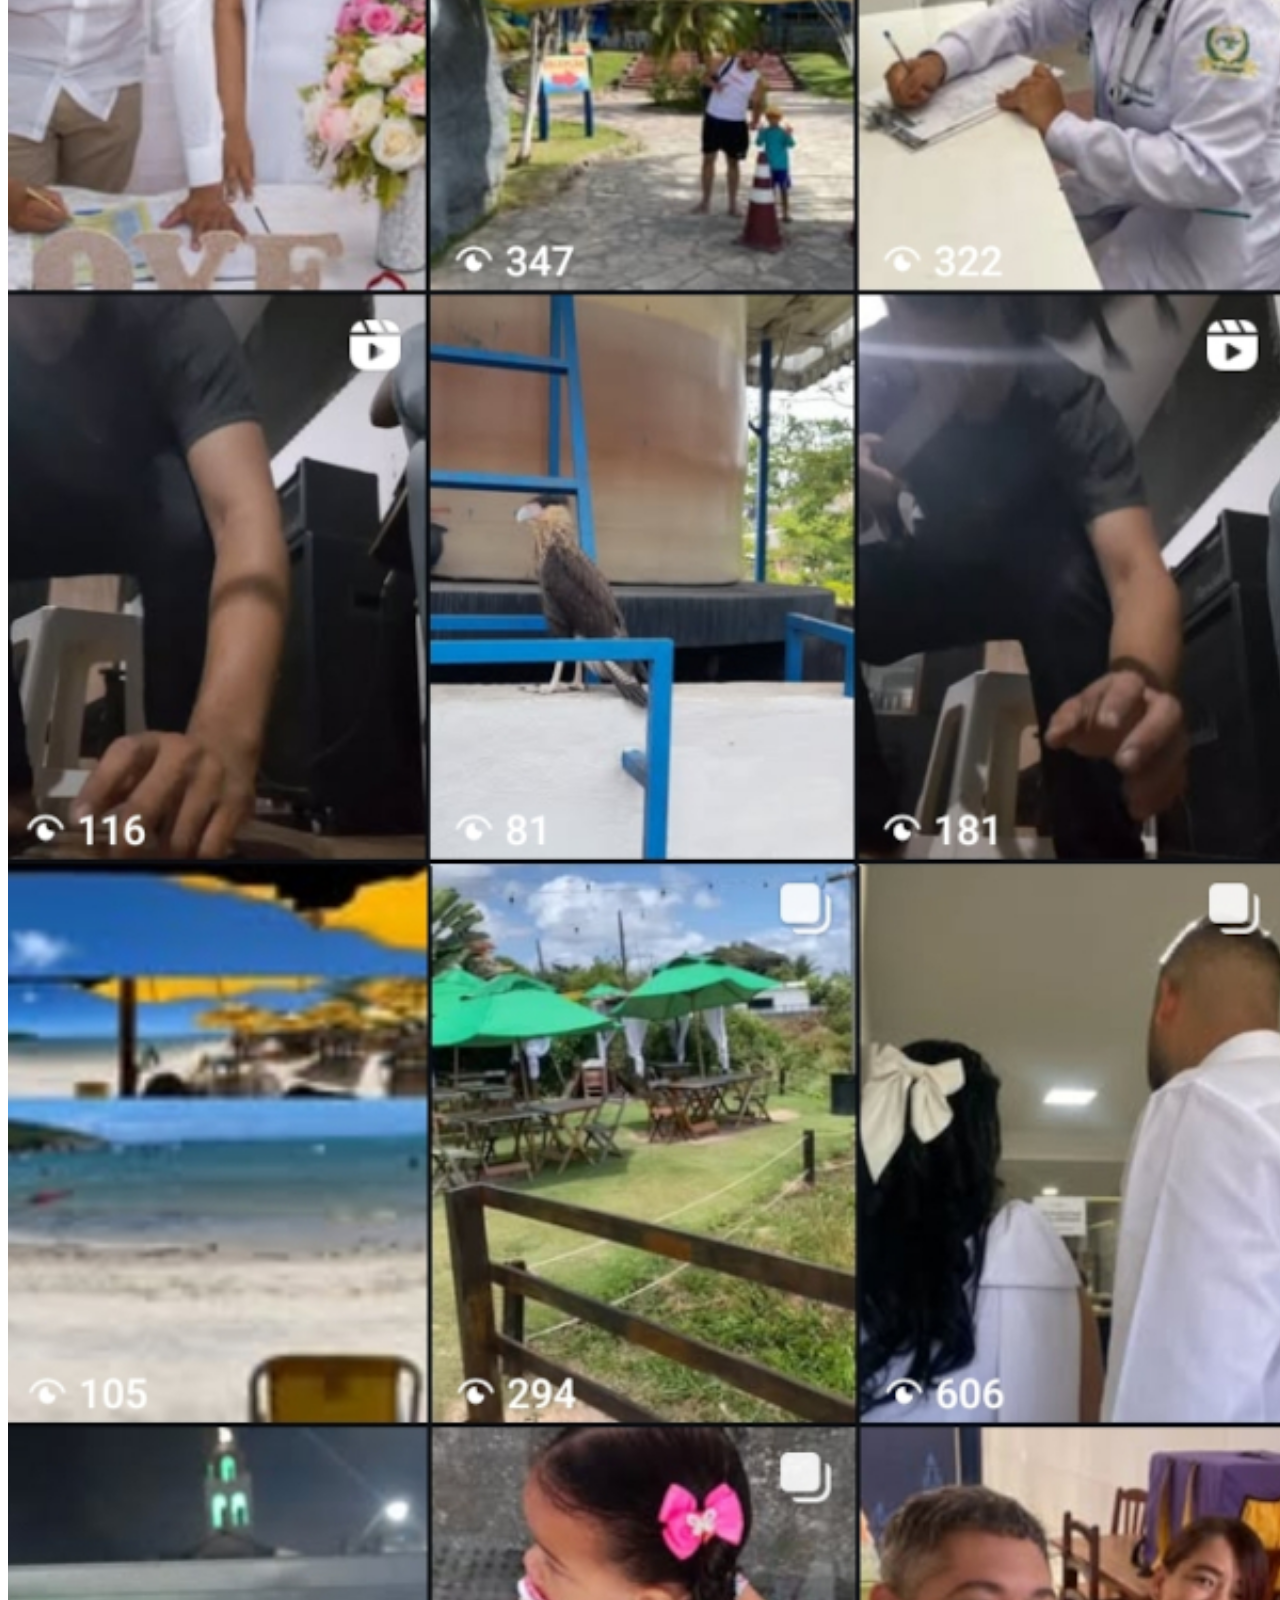
<file: instagram.html>
<<<<<<< HEAD
<!DOCTYPE html>
<html lang="pt-br">
<head>
    <meta charset="UTF-8">
    <meta name="viewport" content="width=device-width, initial-scale=1.0">
    <title>Facebook</title>
    <link rel="stylesheet" href="estilos/social.css">

</head>
<body>
    <img src="tela-lucas-instagram.jpg" alt="github">
    <a href="https://www.instagram.com/320bastos/#" target="_blank">Acesse</a>
</body>
=======
<!DOCTYPE html>
<html lang="pt-br">
<head>
    <meta charset="UTF-8">
    <meta name="viewport" content="width=device-width, initial-scale=1.0">
    <title>Facebook</title>
    <link rel="stylesheet" href="estilos/social.css">

</head>
<body>
    <img src="tela-lucas-instagram.jpg" alt="github">
    <a href="https://www.instagram.com/320bastos/#" target="_blank">Acesse</a>
</body>
>>>>>>> e788f6c6fd0745181681a5d13db052353288f104
</html>
</file>
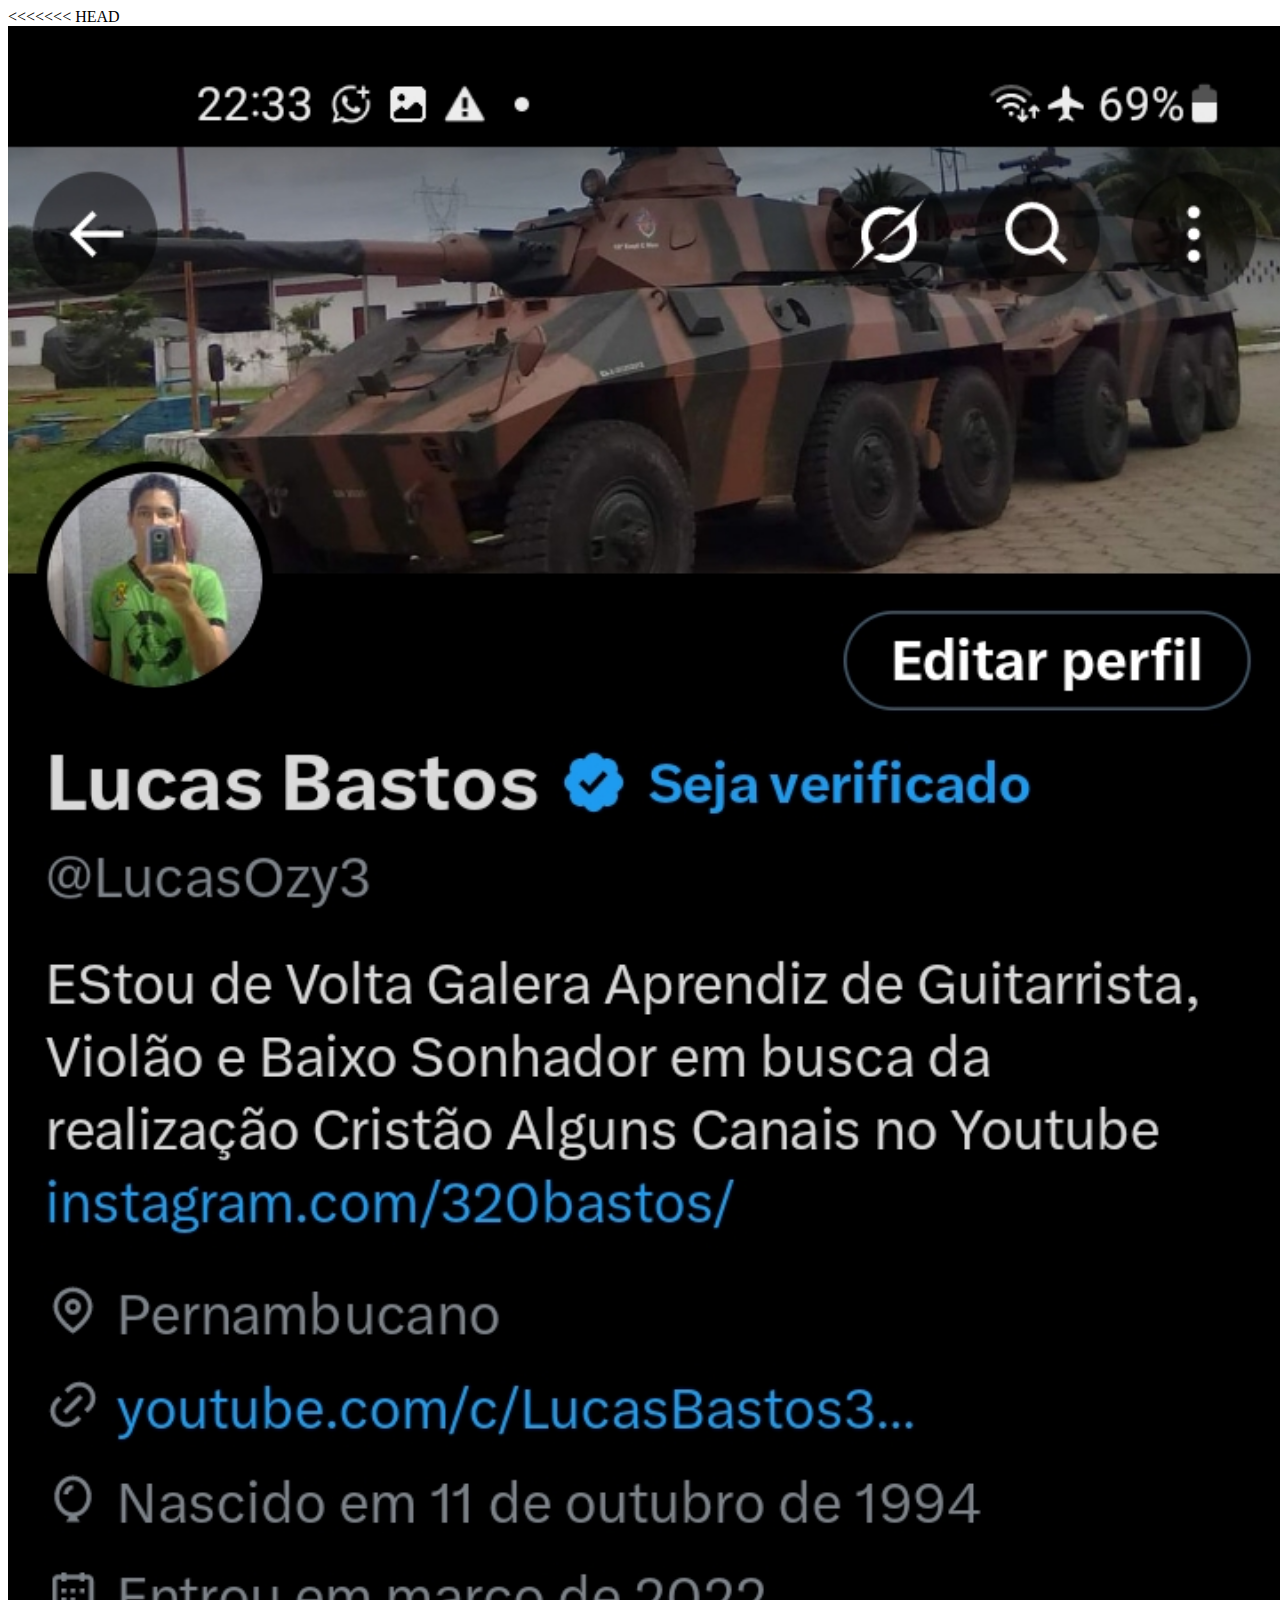
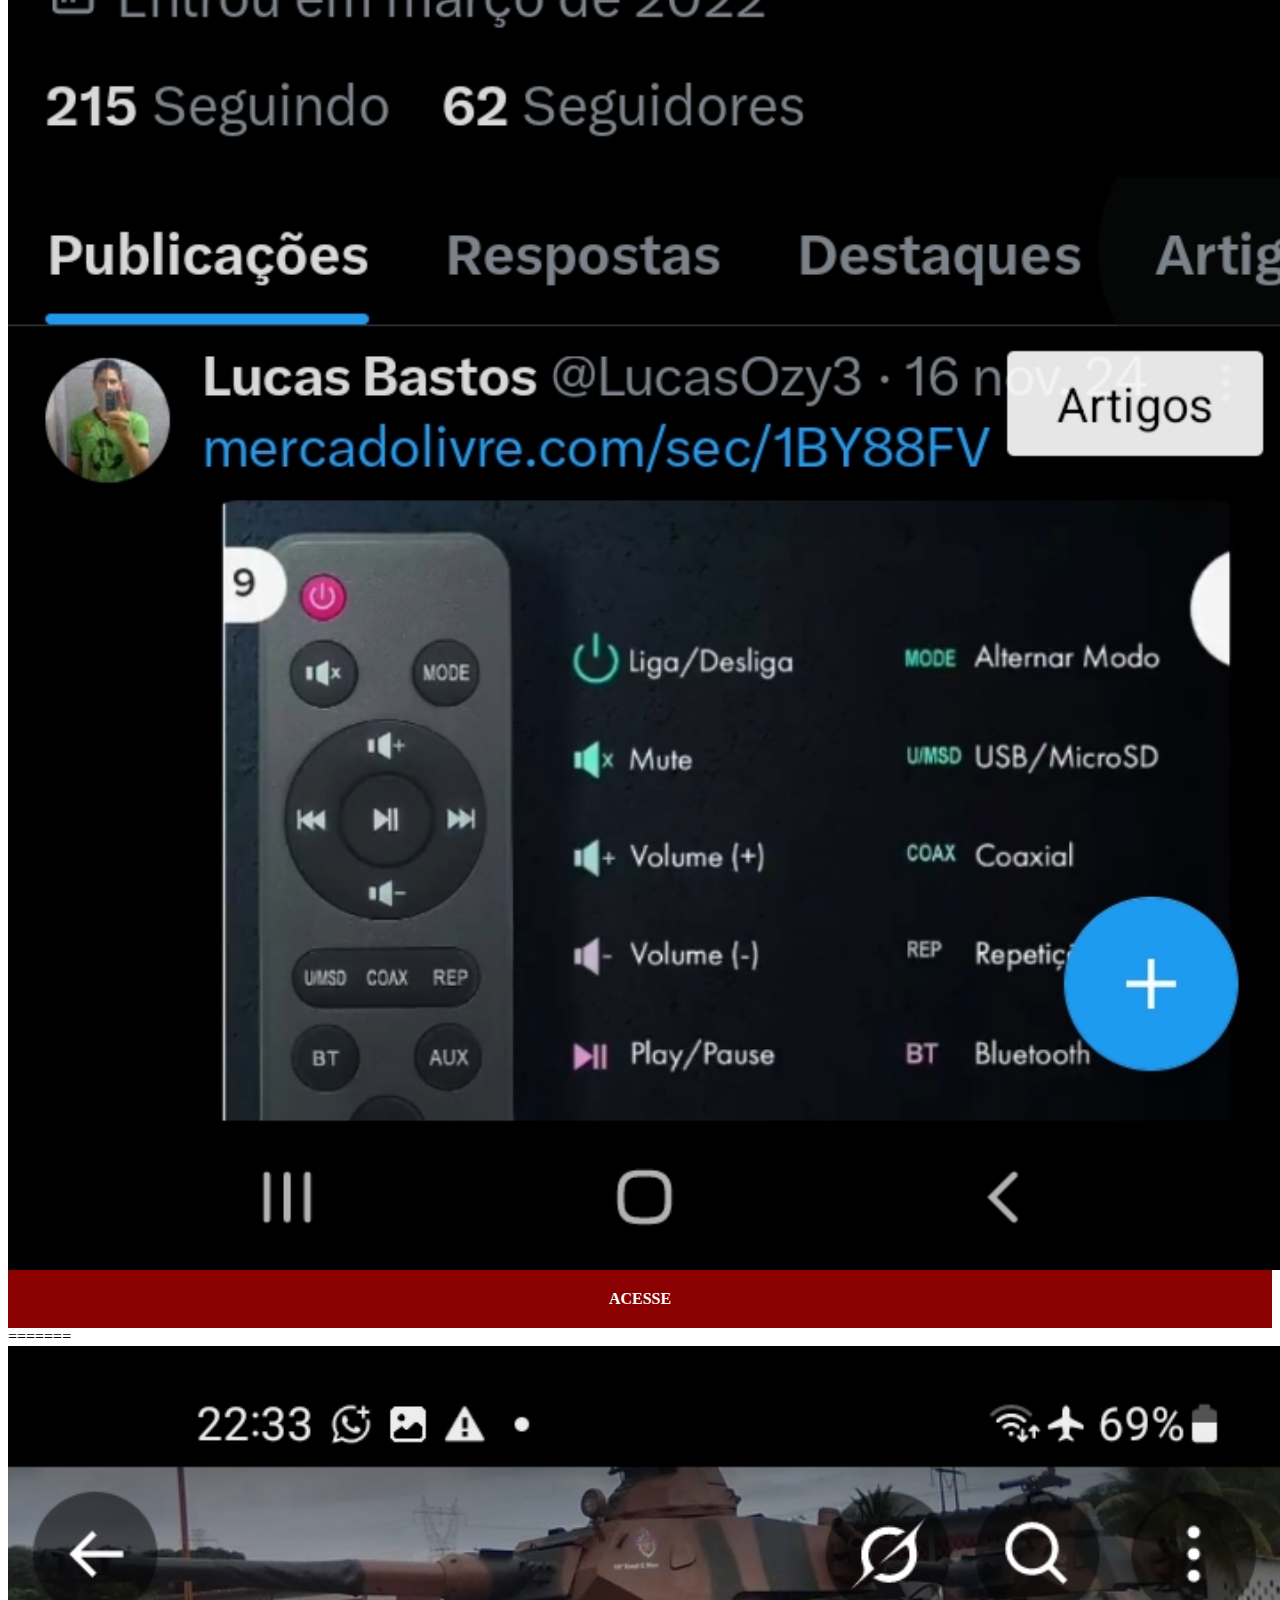
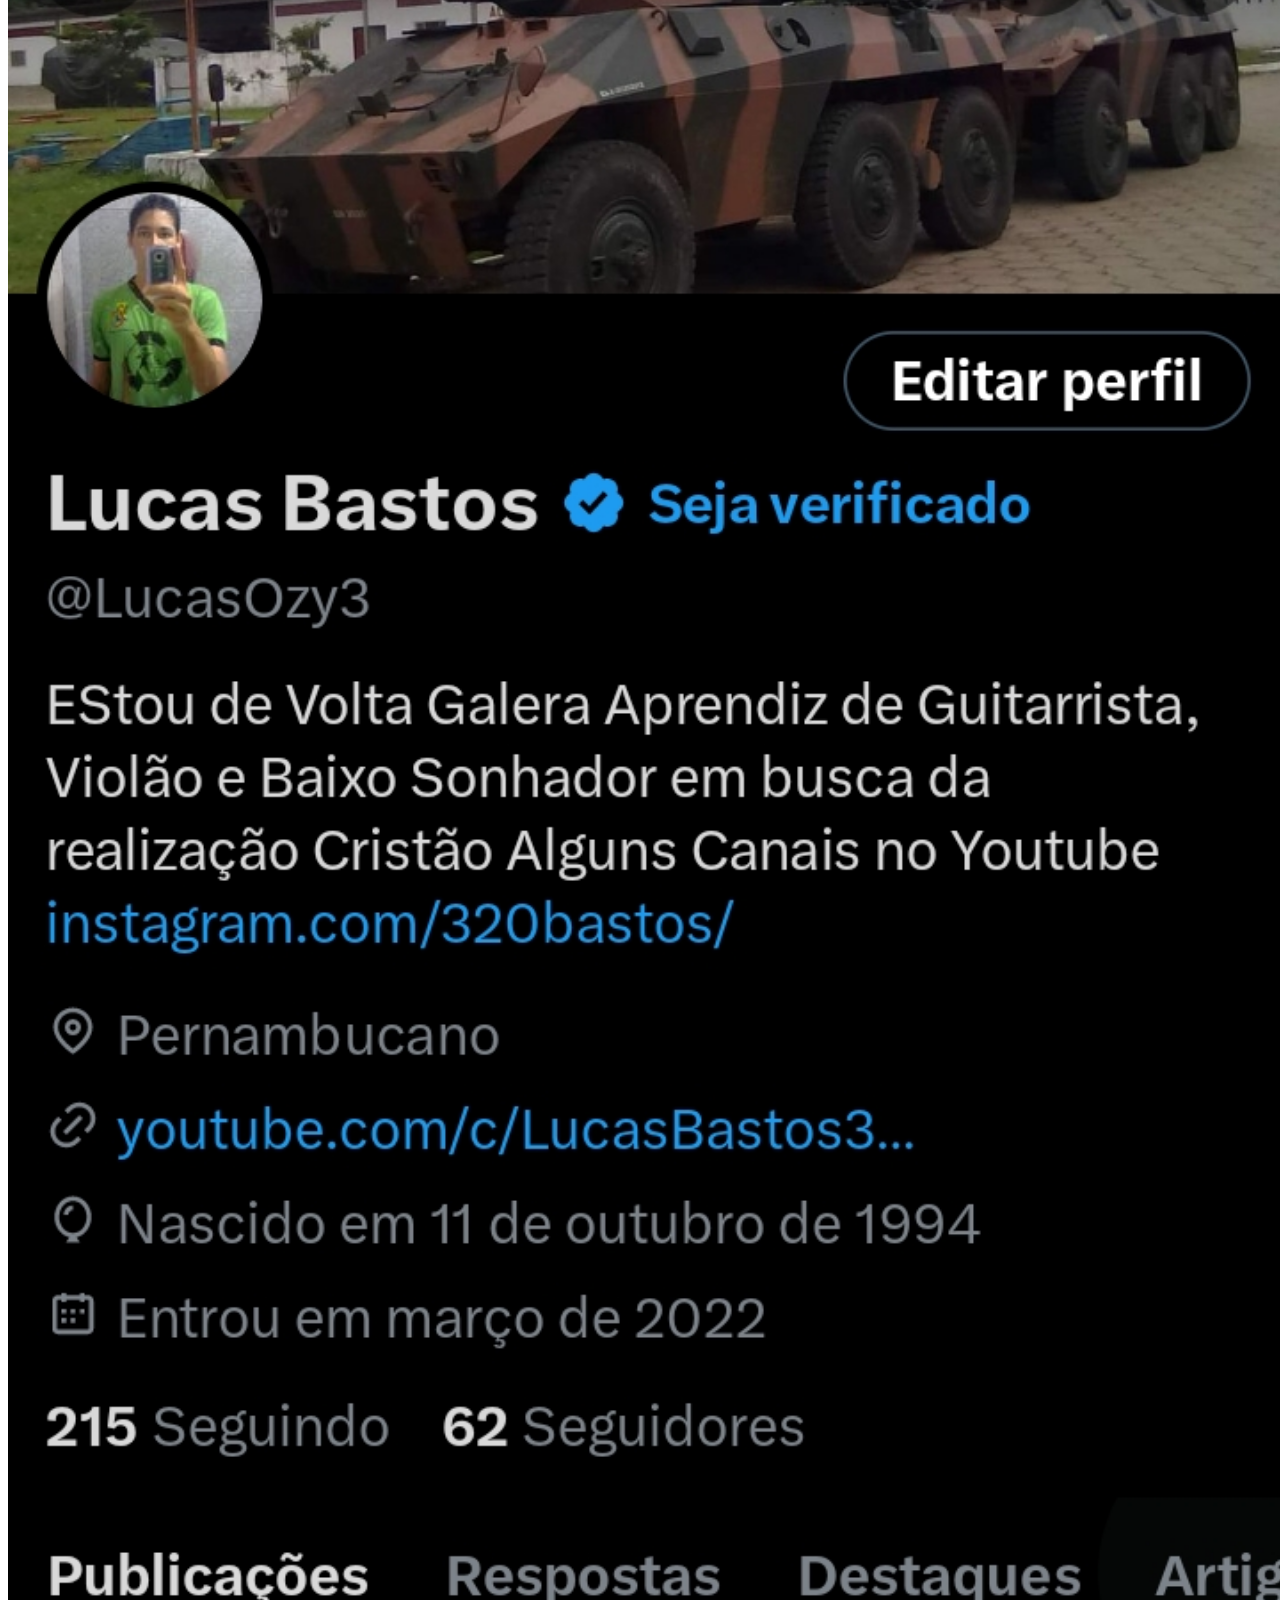
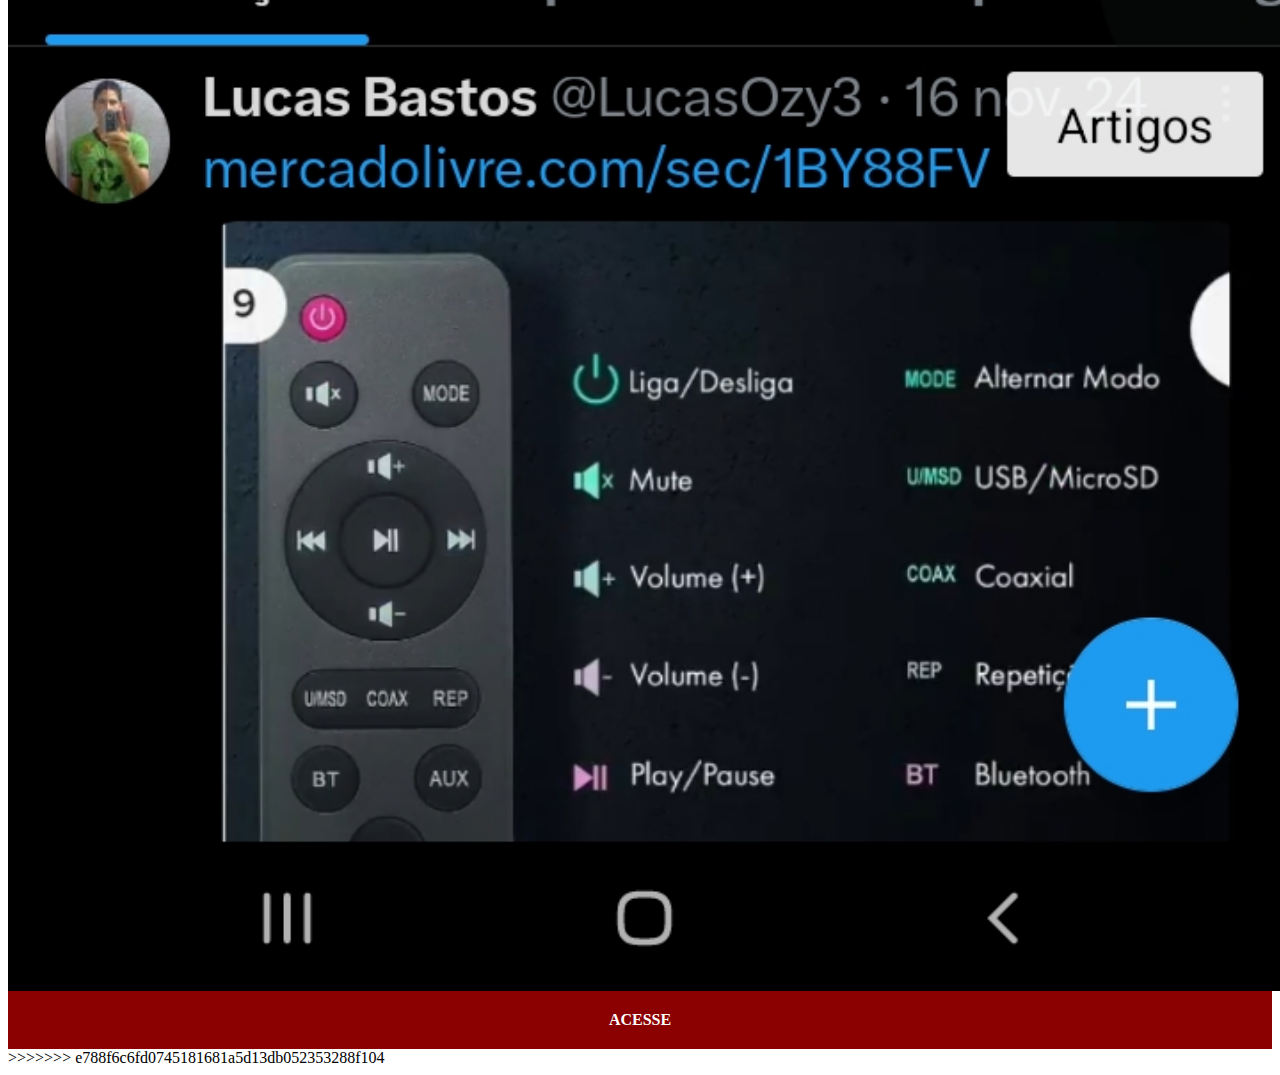
<file: twitter.html>
<<<<<<< HEAD
<!DOCTYPE html>
<html lang="pt-br">
<head>
    <meta charset="UTF-8">
    <meta name="viewport" content="width=device-width, initial-scale=1.0">
    <title>Twitter</title>
    <link rel="stylesheet" href="estilos/social.css">

</head>
<body>
    <img src="tela-lucas-twitter.jpg" alt="twitter">
    <a href="https://x.com/LucasOzy3" target="_blank">ACESSE</a>
</body>
=======
<!DOCTYPE html>
<html lang="pt-br">
<head>
    <meta charset="UTF-8">
    <meta name="viewport" content="width=device-width, initial-scale=1.0">
    <title>Twitter</title>
    <link rel="stylesheet" href="estilos/social.css">

</head>
<body>
    <img src="tela-lucas-twitter.jpg" alt="twitter">
    <a href="https://x.com/LucasOzy3" target="_blank">ACESSE</a>
</body>
>>>>>>> e788f6c6fd0745181681a5d13db052353288f104
</html>
</file>
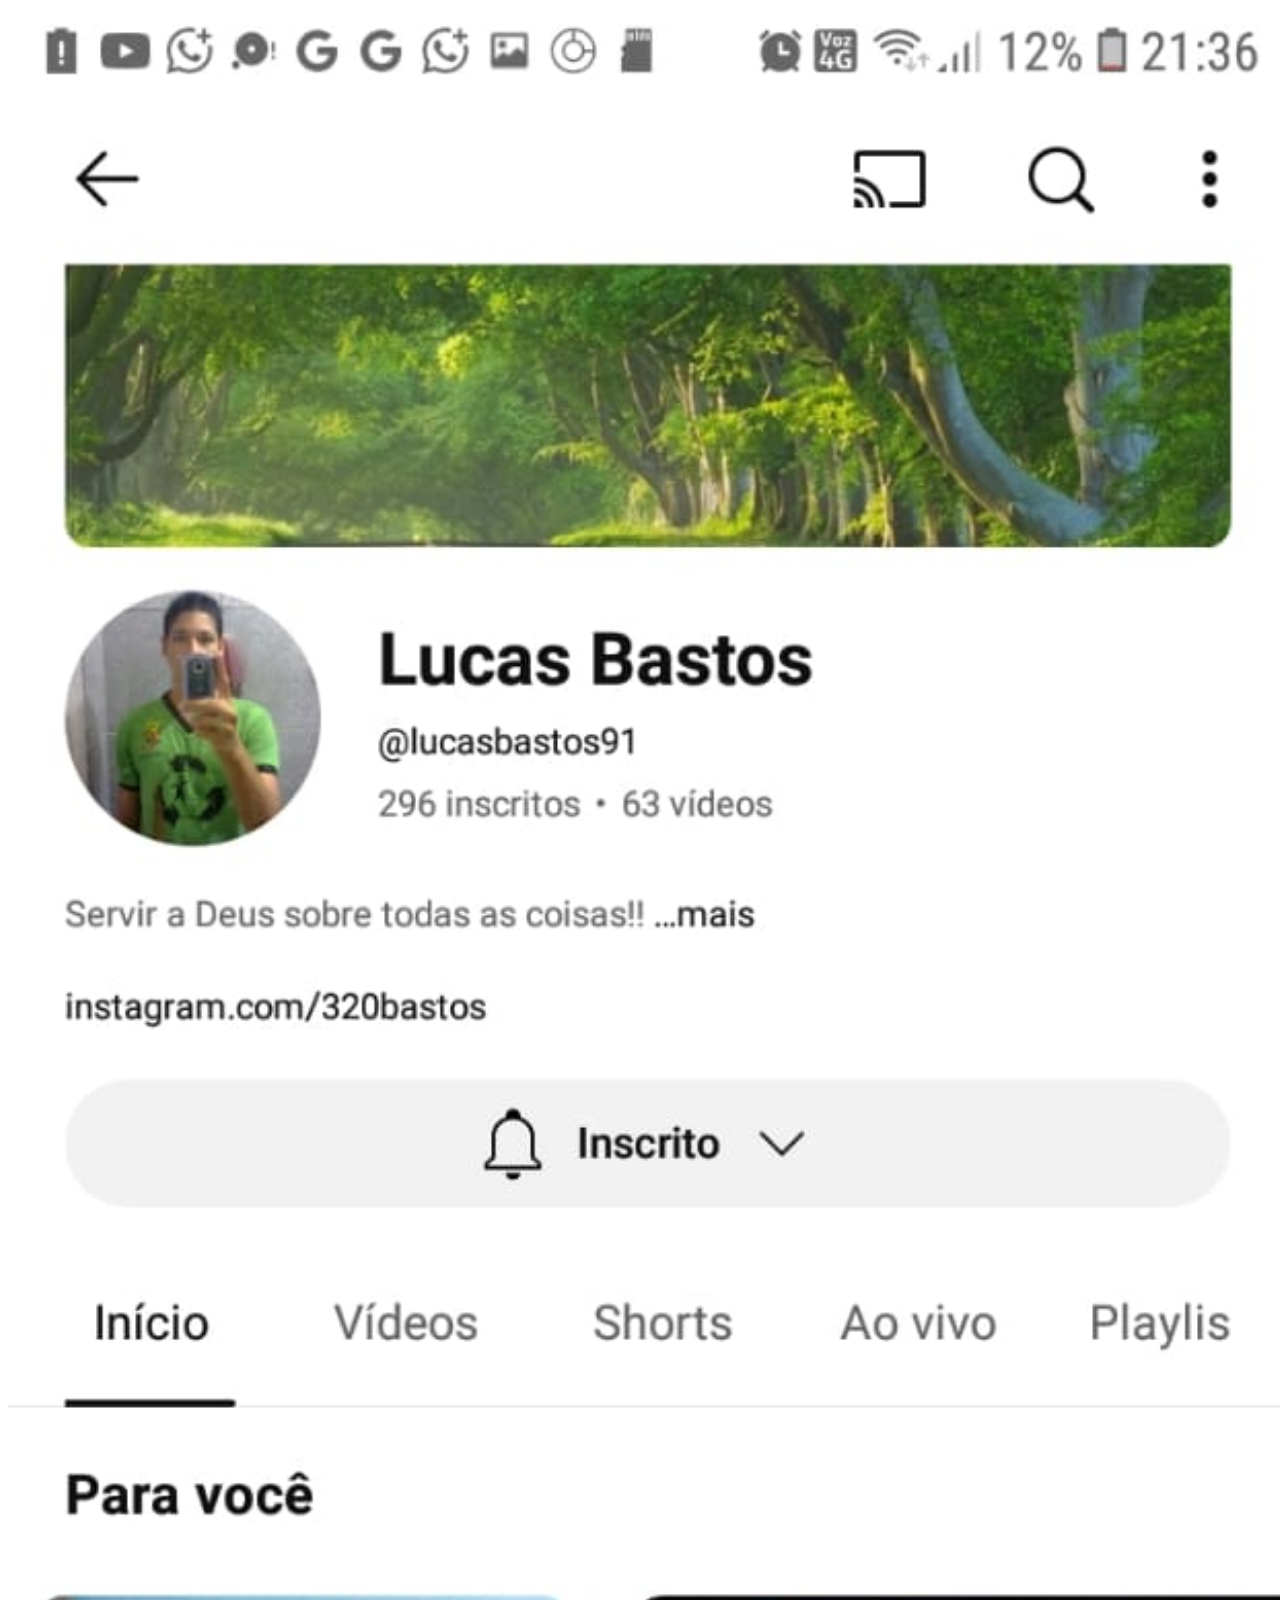
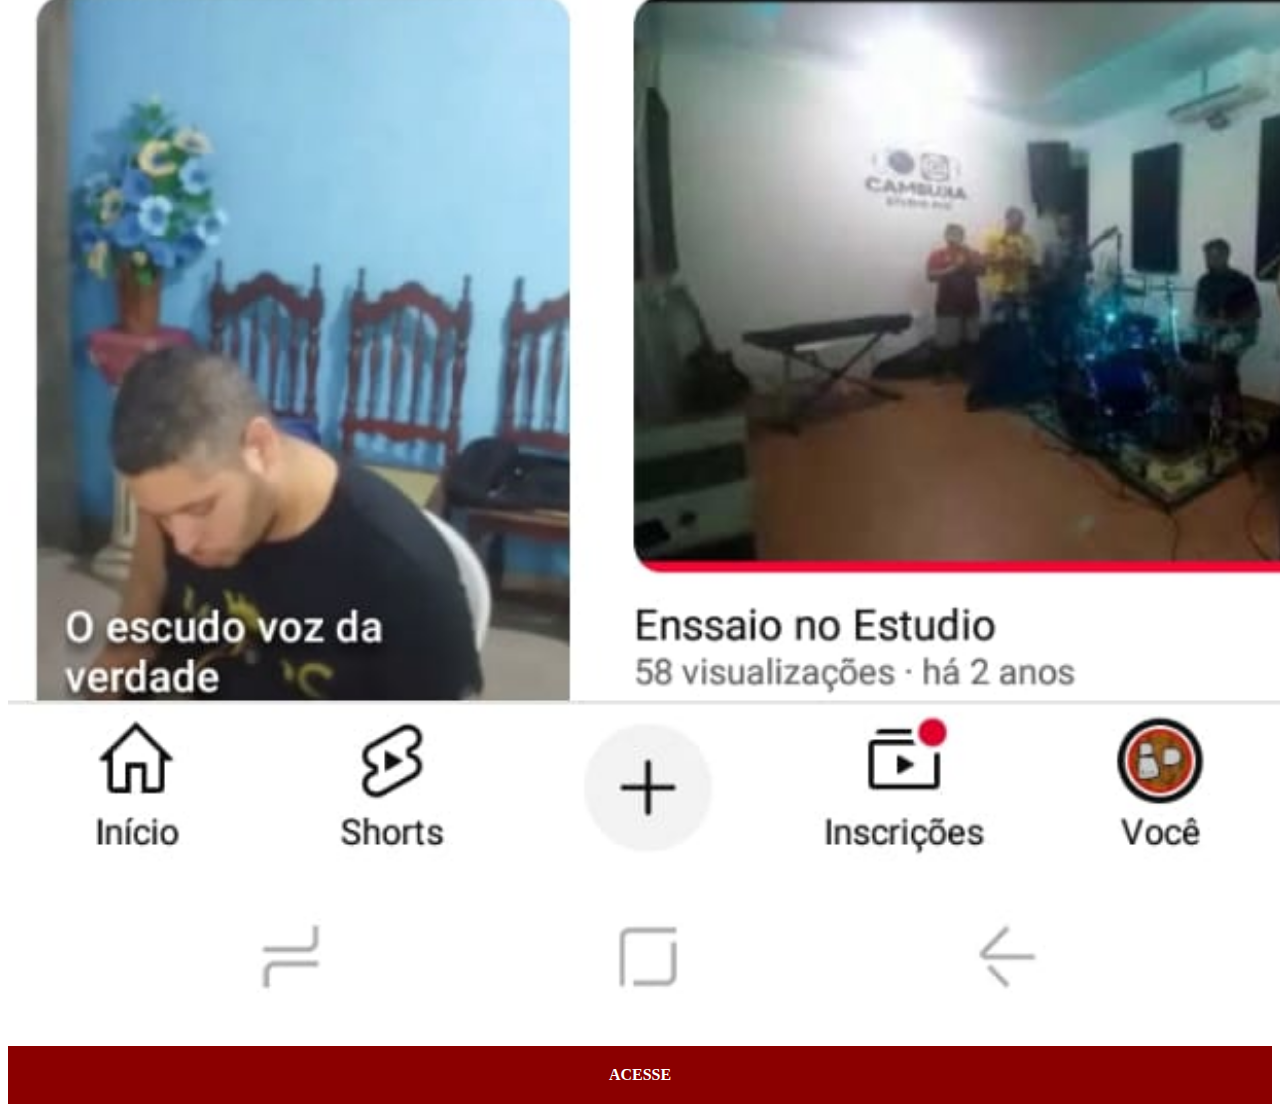
<file: youtube.html>
<!DOCTYPE html>
<html lang="pt-br">
<head>
    <meta charset="UTF-8">
    <meta name="viewport" content="width=device-width, initial-scale=1.0">
    <title>youtube</title>
    <link rel="stylesheet" href="estilos/social.css">
</head>
<body>
    <img src="tela-lucas-youtubea.jpeg" alt="yotube">
    <a href="https://youtube.com/@lucasbastos91?si=T_evZjIl-G4UBdj0" target="_blank">ACESSE</a>
    
</body>
</html>
</file>
<file: estilos/style.css>
@charset "UTF-8";

* {
    margin: 0px;
    padding: 0px;
    font-family: Arial, Helvetica, sans-serif;
}
html, body {
    height: 100vh;
    width: 100vw;
    background-color: black;

}
body {
background: url(../fundo-madeira.jpg) no-repeat top center;
}

main {
    position: relative;
    height: 100vh;
    background-size: cover;
    background-attachment: fixed;
}

section#celular {

    position: absolute;
    top: 50%;
    left: 50%;
    transform: translate(-50%, -50%);
    height: 600px;
    width: 400px;

    background: url(../frame-iphone.png)no-repeat;
    
    
}
iframe#tela {
    position: relative;
    top: 60px;
    left: 3px;
    width: 267px;
    height: 472px;
    padding: 10px 10px;
    
}
section#redes-sociais {
    text-align: right;
}
section#redes-sociais img {
    width: 50px;
    margin: 10px;
    border-radius: 50%;
    box-shadow: 2px 2px 5px hsla(0, 0%, 0%, 0.418);
    box-sizing: border-box;
}
section#redes-sociais img:hover {
    border: 2px solid hsla(0, 0%, 100%, 0.603)   ;
    transform: translate(-2.5px, -2.5px);
    box-shadow: 5px 5px 10px hsla(0, 0%, 0%, 0.418);
    transition: transform 0.3s, border 1s;
}
</file>
<file: estilos/social.css>
<<<<<<< HEAD
@charset "UTF-8";

* {
        margin: 0;
        padding: 0;
        font-family: Arial, Helvetica, sans-serif;
    
}  

img {
        width: 100vw;
}

a {
        display: block;
        background-color: darkred;
        color: white;
        padding: 20px;
        text-align: center;
        font-weight: bolder;
        text-decoration: none;
}
a:hover {
           background-color: red;
}
=======
@charset "UTF-8";

* {
        margin: 0;
        padding: 0;
        font-family: Arial, Helvetica, sans-serif;
    
}  

img {
        width: 100vw;
}

a {
        display: block;
        background-color: darkred;
        color: white;
        padding: 20px;
        text-align: center;
        font-weight: bolder;
        text-decoration: none;
}
a:hover {
           background-color: red;
}
>>>>>>> e788f6c6fd0745181681a5d13db052353288f104
</file>
